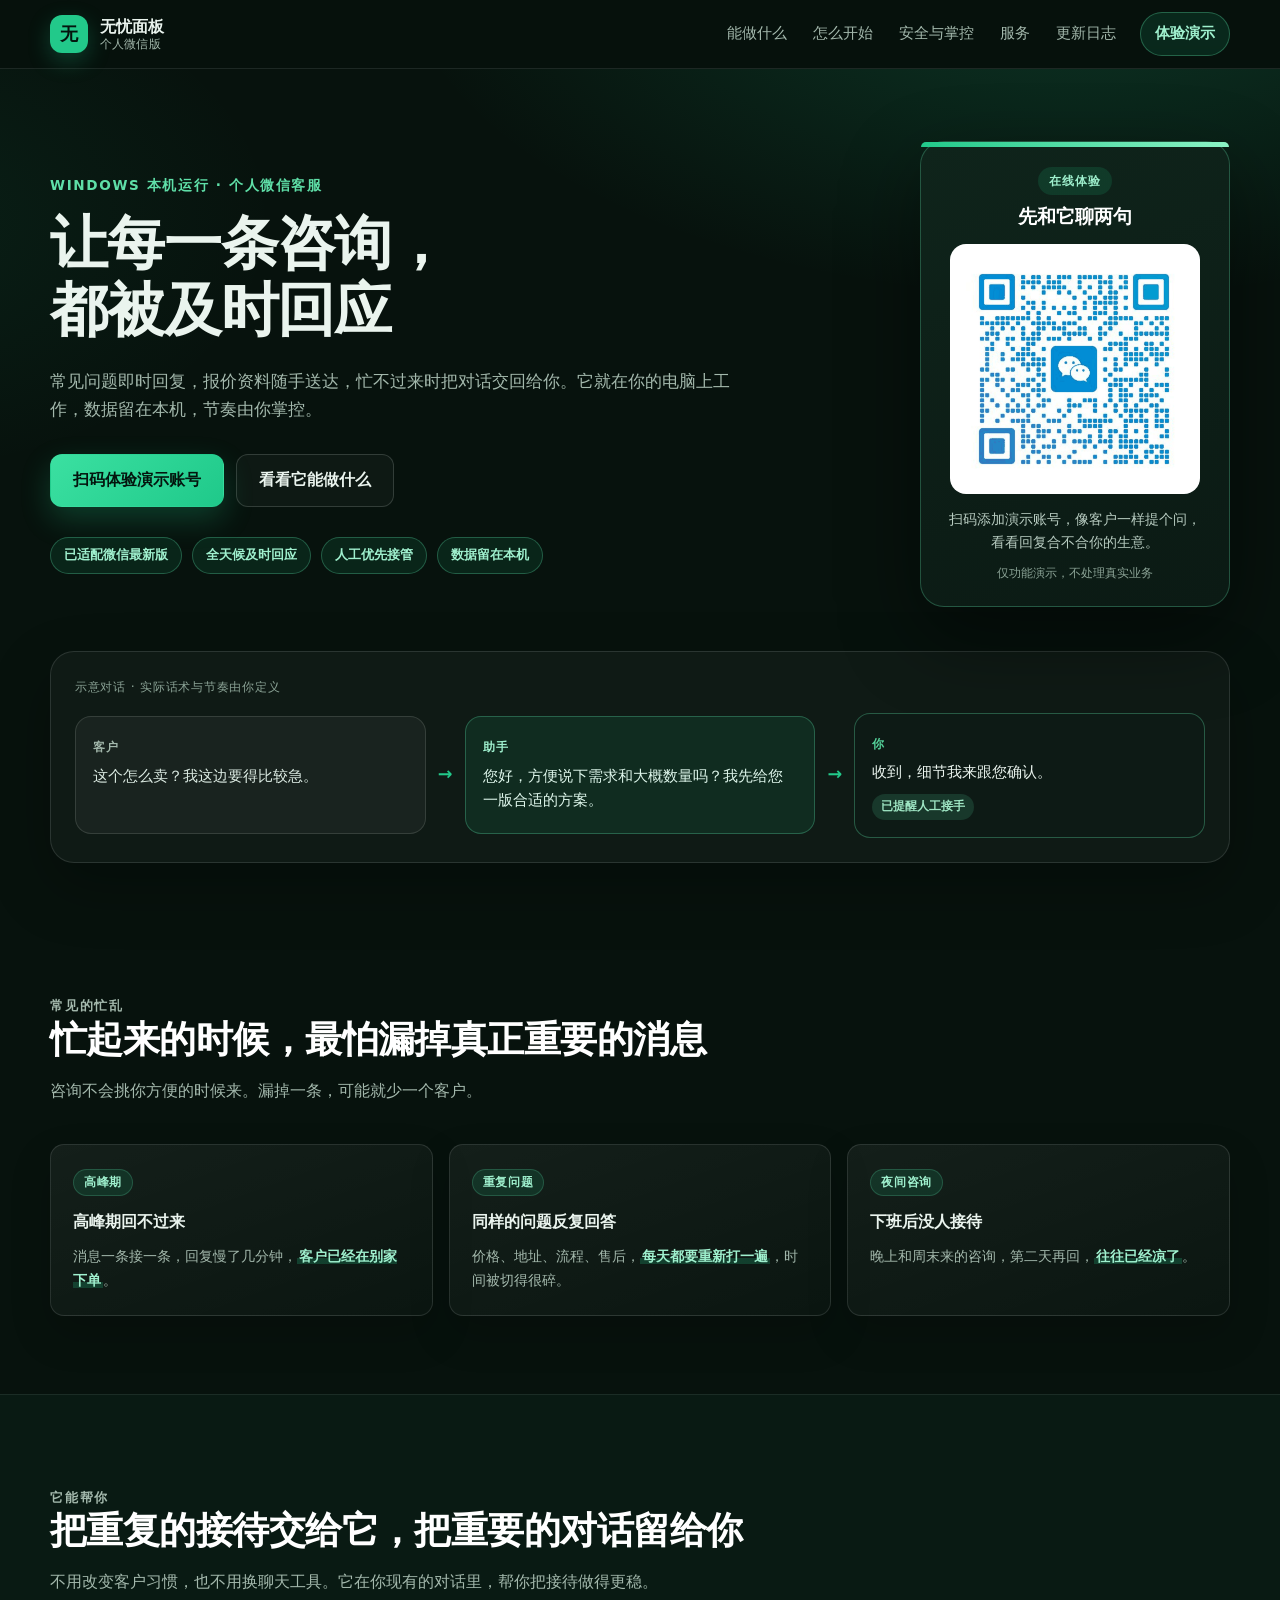
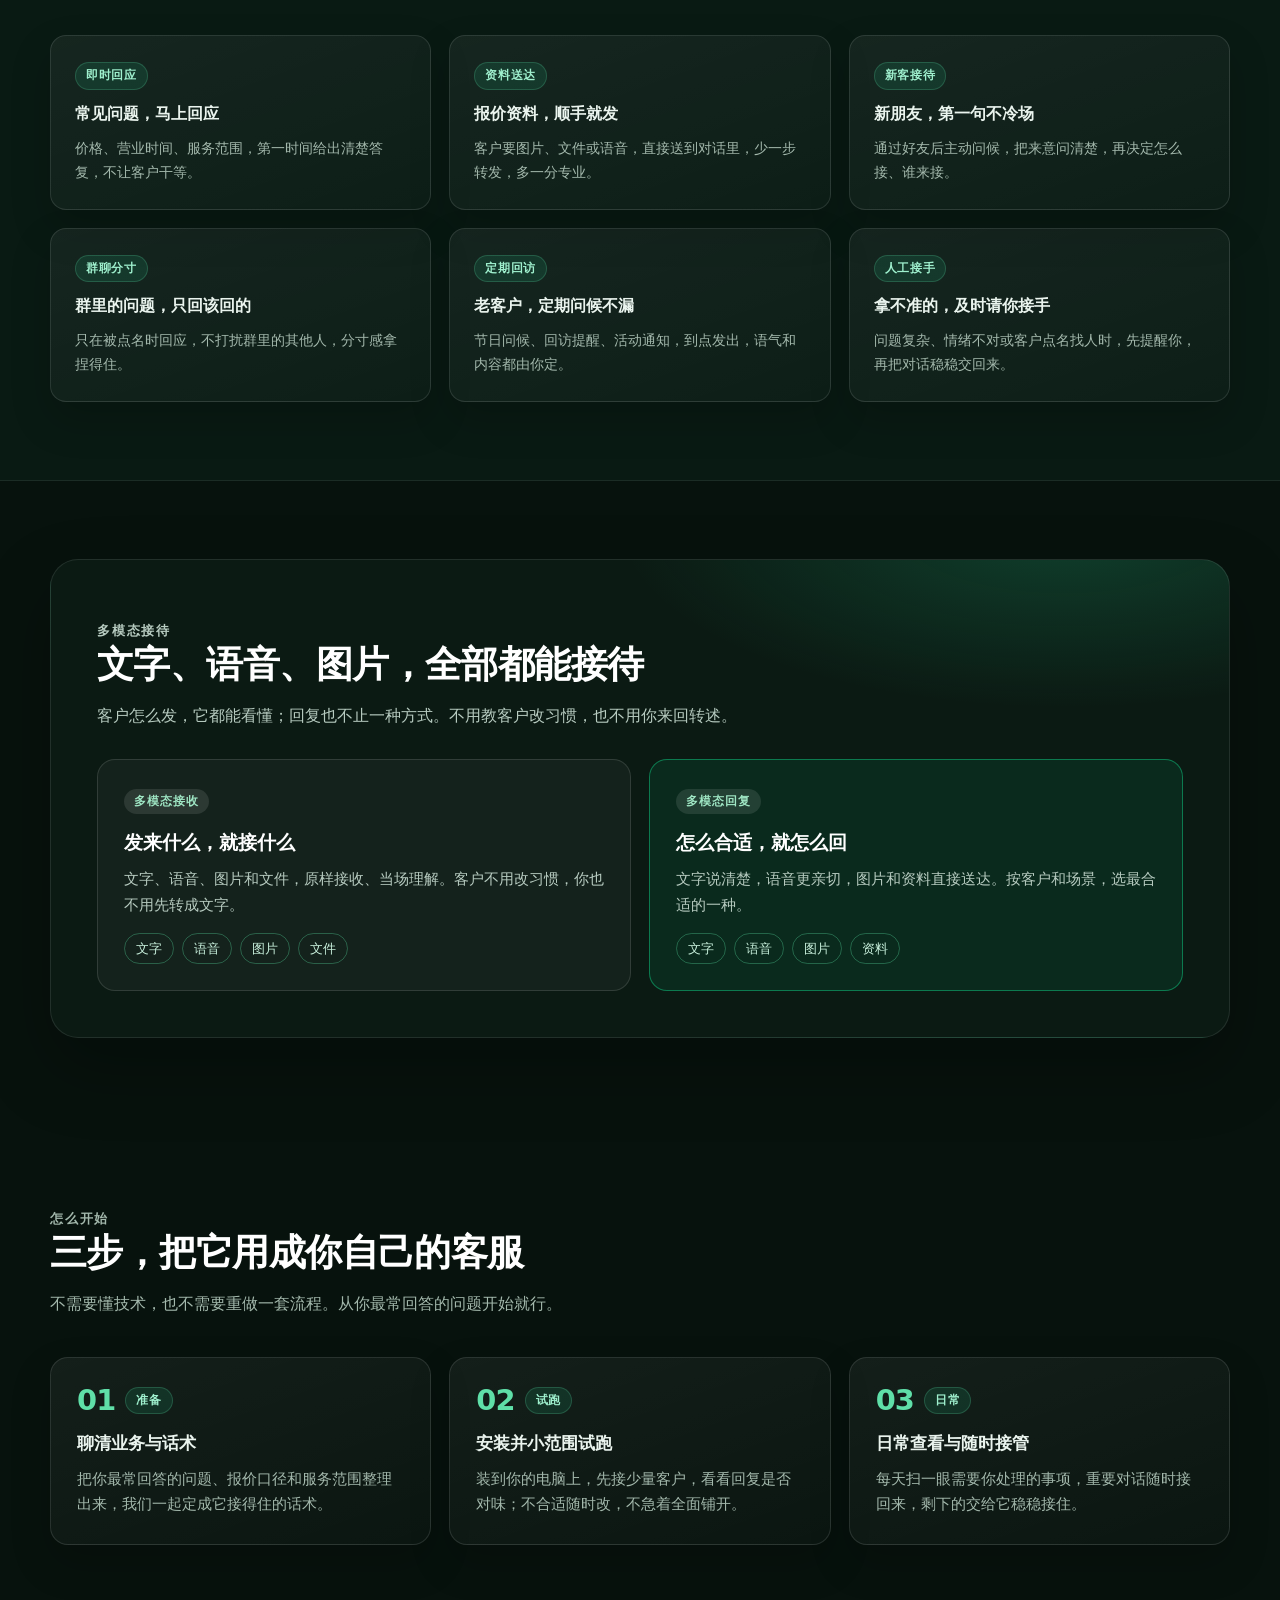
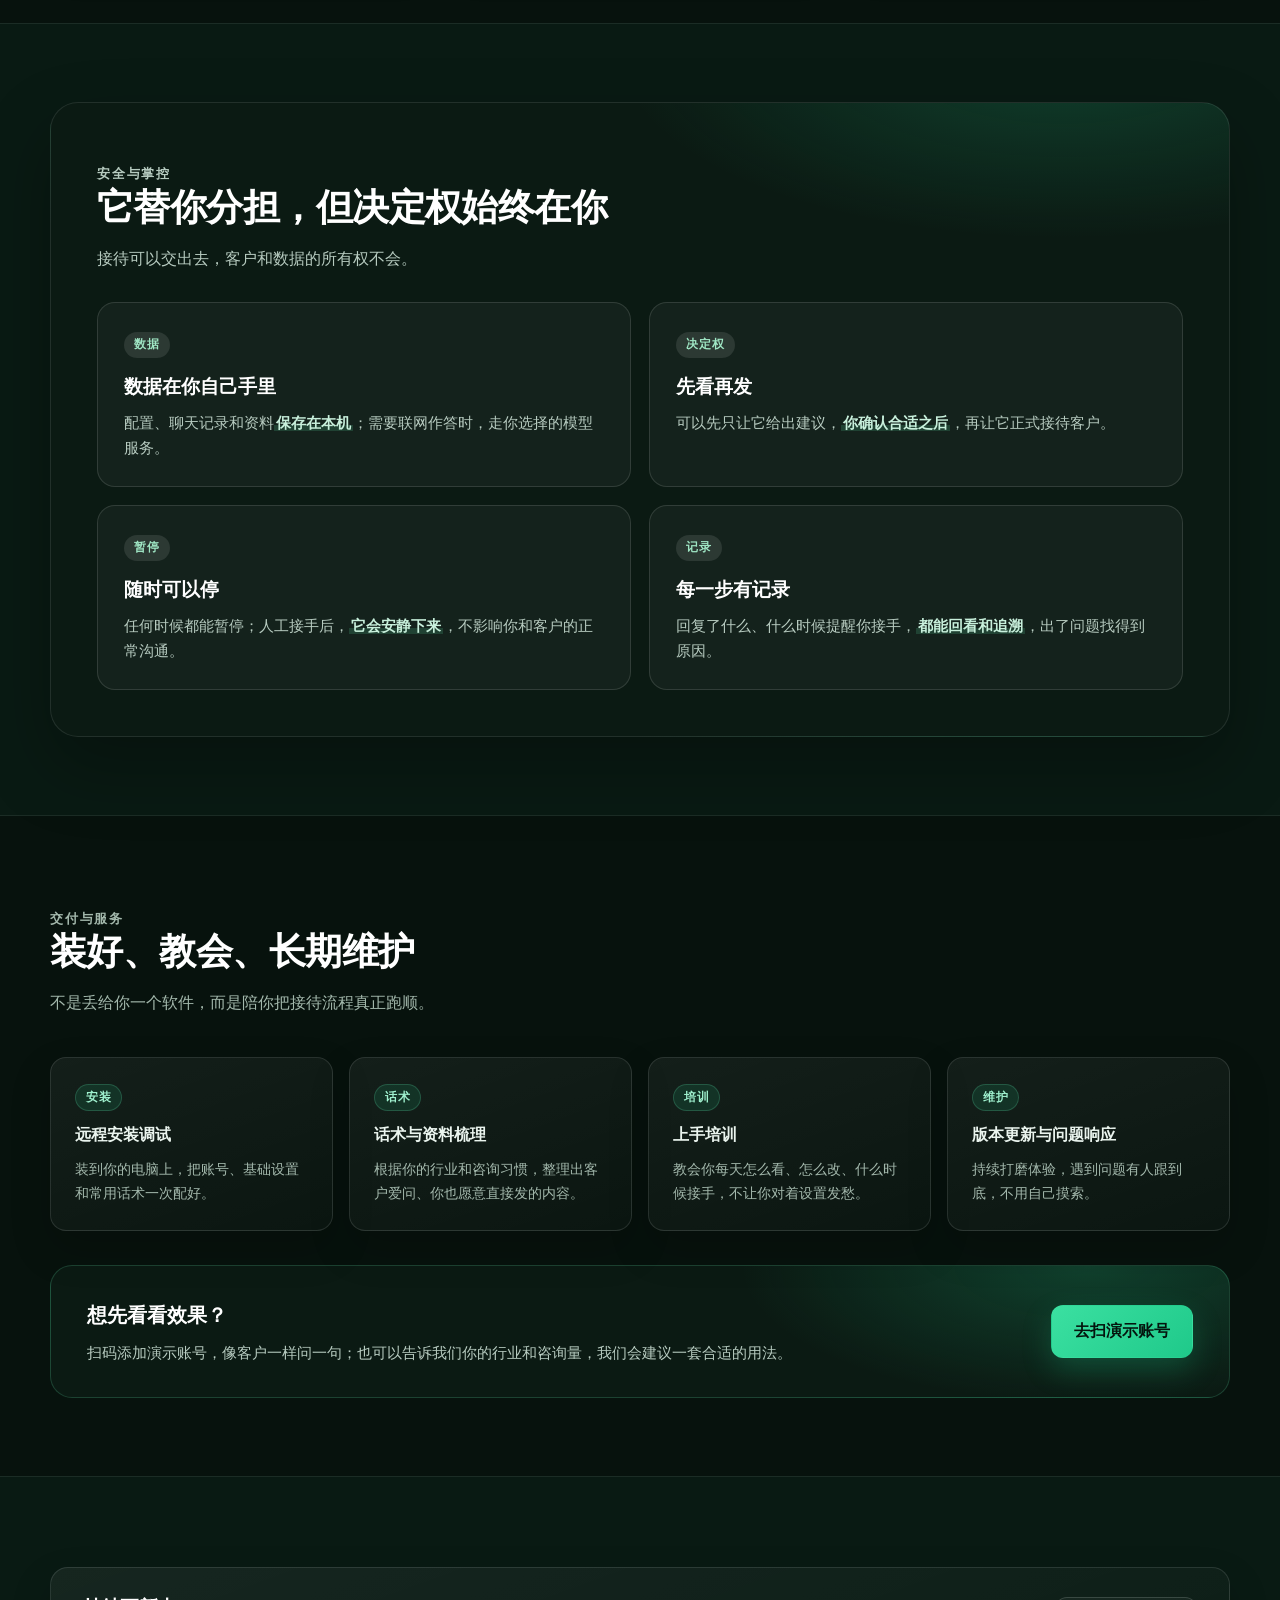
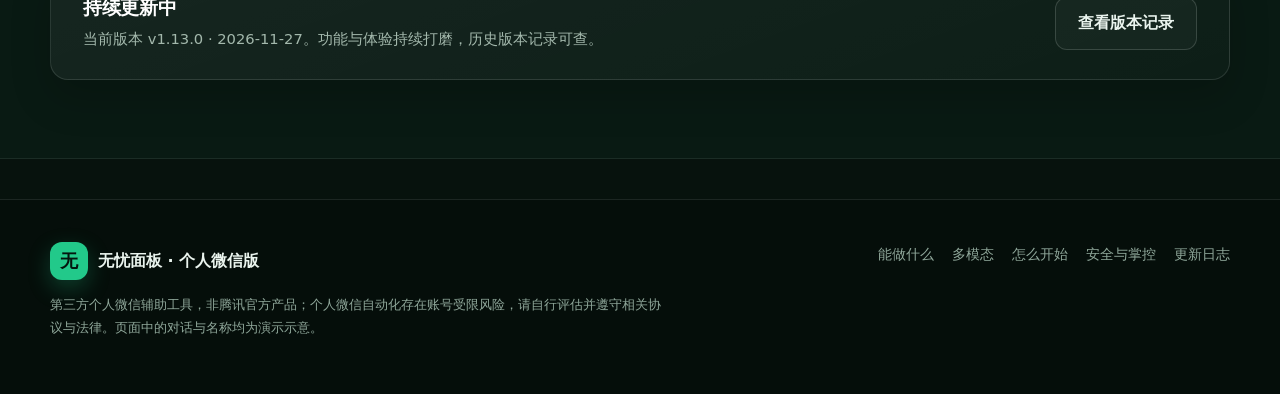
<file: index.html>
<!doctype html>
<html lang="zh-CN">
<head>
  <meta charset="utf-8">
  <meta name="viewport" content="width=device-width, initial-scale=1">
  <meta name="theme-color" content="#07120d">
  <title>无忧面板 · 让每一条咨询都被及时回应</title>
  <meta name="description" content="为个人微信客服打造的本机助手：已适配微信最新版，常见问题即时回复，报价资料随手送达，忙不过来时交回给你；数据留在本机，人工随时接管。">
  <meta name="keywords" content="客服助手, 个人微信客服, 自动回复, 客户接待, 多账号管理">
  <meta property="og:title" content="无忧面板 · 让每一条咨询都被及时回应">
  <meta property="og:description" content="已适配微信最新版；常见问题即时回复，报价资料随手送达，忙不过来时交回给你；数据留在本机，人工随时接管。">
  <meta property="og:type" content="website">
  <link rel="icon" href="assets/favicon.svg" type="image/svg+xml">
  <link rel="stylesheet" href="assets/styles.css">
</head>
<body>
  <header class="site-header">
    <div class="wrap header-inner">
      <a class="brand" href="index.html">
        <span class="brand-mark">无</span>
        <span class="brand-text">无忧面板<small>个人微信版</small></span>
      </a>
      <nav class="nav" aria-label="主导航">
        <a href="#capabilities">能做什么</a>
        <a href="#start">怎么开始</a>
        <a href="#trust">安全与掌控</a>
        <a href="#service">服务</a>
        <a href="changelog.html">更新日志</a>
        <a class="nav-cta" href="#demo">体验演示</a>
      </nav>
    </div>
  </header>

  <main>
    <section class="hero">
      <div class="wrap hero-inner">
        <div class="hero-copy">
          <p class="eyebrow">Windows 本机运行 · 个人微信客服</p>
          <h1>让每一条咨询，<br>都被及时回应</h1>
          <p class="lede">常见问题即时回复，报价资料随手送达，忙不过来时把对话交回给你。它就在你的电脑上工作，数据留在本机，节奏由你掌控。</p>
          <div class="hero-actions">
            <a class="btn btn-primary" href="#demo">扫码体验演示账号</a>
            <a class="btn btn-ghost" href="#capabilities">看看它能做什么</a>
          </div>
          <ul class="hero-points">
            <li>已适配微信最新版</li>
            <li>全天候及时回应</li>
            <li>人工优先接管</li>
            <li>数据留在本机</li>
          </ul>
        </div>
        <aside class="demo-card" id="demo" aria-labelledby="demo-title">
          <span class="demo-badge">在线体验</span>
          <h2 id="demo-title">先和它聊两句</h2>
          <a class="demo-qr" href="assets/demo-account-qr.png" target="_blank" rel="noopener" aria-label="打开演示账号二维码大图">
            <img src="assets/demo-account-qr.png" width="864" height="864" alt="演示账号二维码" loading="eager">
          </a>
          <p>扫码添加演示账号，像客户一样提个问，看看回复合不合你的生意。</p>
          <span class="demo-note">仅功能演示，不处理真实业务</span>
        </aside>
      </div>

      <div class="wrap chat-strip">
        <p class="chat-caption">示意对话 · 实际话术与节奏由你定义</p>
        <div class="chat-flow">
          <div class="chat-bubble customer">
            <span class="chat-who">客户</span>
            <p>这个怎么卖？我这边要得比较急。</p>
          </div>
          <span class="chat-arrow" aria-hidden="true">→</span>
          <div class="chat-bubble assistant">
            <span class="chat-who">助手</span>
            <p>您好，方便说下需求和大概数量吗？我先给您一版合适的方案。</p>
          </div>
          <span class="chat-arrow" aria-hidden="true">→</span>
          <div class="chat-bubble human">
            <span class="chat-who">你</span>
            <p>收到，细节我来跟您确认。</p>
            <span class="chat-flag">已提醒人工接手</span>
          </div>
        </div>
      </div>
    </section>

    <section class="section" id="pain">
      <div class="wrap">
        <div class="section-head">
          <p class="kicker">常见的忙乱</p>
          <h2>忙起来的时候，最怕漏掉真正重要的消息</h2>
          <p>咨询不会挑你方便的时候来。漏掉一条，可能就少一个客户。</p>
        </div>
        <div class="extras">
          <article class="extra-card">
            <span class="card-label">高峰期</span>
            <h3>高峰期回不过来</h3>
            <p>消息一条接一条，回复慢了几分钟，<span class="hl">客户已经在别家下单</span>。</p>
          </article>
          <article class="extra-card">
            <span class="card-label">重复问题</span>
            <h3>同样的问题反复回答</h3>
            <p>价格、地址、流程、售后，<span class="hl">每天都要重新打一遍</span>，时间被切得很碎。</p>
          </article>
          <article class="extra-card">
            <span class="card-label">夜间咨询</span>
            <h3>下班后没人接待</h3>
            <p>晚上和周末来的咨询，第二天再回，<span class="hl">往往已经凉了</span>。</p>
          </article>
        </div>
      </div>
    </section>

    <section class="section section-alt" id="capabilities">
      <div class="wrap">
        <div class="section-head">
          <p class="kicker">它能帮你</p>
          <h2>把重复的接待交给它，把重要的对话留给你</h2>
          <p>不用改变客户习惯，也不用换聊天工具。它在你现有的对话里，帮你把接待做得更稳。</p>
        </div>
        <div class="cap-grid">
          <article class="principle">
            <span class="card-label">即时回应</span>
            <h3>常见问题，马上回应</h3>
            <p>价格、营业时间、服务范围，第一时间给出清楚答复，不让客户干等。</p>
          </article>
          <article class="principle">
            <span class="card-label">资料送达</span>
            <h3>报价资料，顺手就发</h3>
            <p>客户要图片、文件或语音，直接送到对话里，少一步转发，多一分专业。</p>
          </article>
          <article class="principle">
            <span class="card-label">新客接待</span>
            <h3>新朋友，第一句不冷场</h3>
            <p>通过好友后主动问候，把来意问清楚，再决定怎么接、谁来接。</p>
          </article>
          <article class="principle">
            <span class="card-label">群聊分寸</span>
            <h3>群里的问题，只回该回的</h3>
            <p>只在被点名时回应，不打扰群里的其他人，分寸感拿捏得住。</p>
          </article>
          <article class="principle">
            <span class="card-label">定期回访</span>
            <h3>老客户，定期问候不漏</h3>
            <p>节日问候、回访提醒、活动通知，到点发出，语气和内容都由你定。</p>
          </article>
          <article class="principle">
            <span class="card-label">人工接手</span>
            <h3>拿不准的，及时请你接手</h3>
            <p>问题复杂、情绪不对或客户点名找人时，先提醒你，再把对话稳稳交回来。</p>
          </article>
        </div>
      </div>
    </section>

    <section class="section" id="multimodal">
      <div class="wrap">
        <div class="dark-panel">
          <div class="section-head">
            <p class="kicker">多模态接待</p>
            <h2>文字、语音、图片，全部都能接待</h2>
            <p>客户怎么发，它都能看懂；回复也不止一种方式。不用教客户改习惯，也不用你来回转述。</p>
          </div>
          <div class="dark-grid">
            <article class="dark-card">
              <span class="dark-label">多模态接收</span>
              <h3>发来什么，就接什么</h3>
              <p>文字、语音、图片和文件，原样接收、当场理解。客户不用改习惯，你也不用先转成文字。</p>
              <ul class="dark-chips">
                <li>文字</li>
                <li>语音</li>
                <li>图片</li>
                <li>文件</li>
              </ul>
            </article>
            <article class="dark-card accent">
              <span class="dark-label">多模态回复</span>
              <h3>怎么合适，就怎么回</h3>
              <p>文字说清楚，语音更亲切，图片和资料直接送达。按客户和场景，选最合适的一种。</p>
              <ul class="dark-chips">
                <li>文字</li>
                <li>语音</li>
                <li>图片</li>
                <li>资料</li>
              </ul>
            </article>
          </div>
        </div>
      </div>
    </section>

    <section class="section" id="start">
      <div class="wrap">
        <div class="section-head">
          <p class="kicker">怎么开始</p>
          <h2>三步，把它用成你自己的客服</h2>
          <p>不需要懂技术，也不需要重做一套流程。从你最常回答的问题开始就行。</p>
        </div>
        <div class="steps">
          <article class="step-card">
            <div class="step-top"><span class="step-no">01</span><span class="card-label">准备</span></div>
            <h3>聊清业务与话术</h3>
            <p>把你最常回答的问题、报价口径和服务范围整理出来，我们一起定成它接得住的话术。</p>
          </article>
          <article class="step-card">
            <div class="step-top"><span class="step-no">02</span><span class="card-label">试跑</span></div>
            <h3>安装并小范围试跑</h3>
            <p>装到你的电脑上，先接少量客户，看看回复是否对味；不合适随时改，不急着全面铺开。</p>
          </article>
          <article class="step-card">
            <div class="step-top"><span class="step-no">03</span><span class="card-label">日常</span></div>
            <h3>日常查看与随时接管</h3>
            <p>每天扫一眼需要你处理的事项，重要对话随时接回来，剩下的交给它稳稳接住。</p>
          </article>
        </div>
      </div>
    </section>

    <section class="section section-alt" id="trust">
      <div class="wrap">
        <div class="dark-panel">
          <div class="section-head">
            <p class="kicker">安全与掌控</p>
            <h2>它替你分担，但决定权始终在你</h2>
            <p>接待可以交出去，客户和数据的所有权不会。</p>
          </div>
          <div class="dark-grid">
            <article class="dark-card">
              <span class="dark-label">数据</span>
              <h3>数据在你自己手里</h3>
              <p>配置、聊天记录和资料<span class="hl">保存在本机</span>；需要联网作答时，走你选择的模型服务。</p>
            </article>
            <article class="dark-card">
              <span class="dark-label">决定权</span>
              <h3>先看再发</h3>
              <p>可以先只让它给出建议，<span class="hl">你确认合适之后</span>，再让它正式接待客户。</p>
            </article>
            <article class="dark-card">
              <span class="dark-label">暂停</span>
              <h3>随时可以停</h3>
              <p>任何时候都能暂停；人工接手后，<span class="hl">它会安静下来</span>，不影响你和客户的正常沟通。</p>
            </article>
            <article class="dark-card">
              <span class="dark-label">记录</span>
              <h3>每一步有记录</h3>
              <p>回复了什么、什么时候提醒你接手，<span class="hl">都能回看和追溯</span>，出了问题找得到原因。</p>
            </article>
          </div>
        </div>
      </div>
    </section>

    <section class="section" id="service">
      <div class="wrap">
        <div class="section-head">
          <p class="kicker">交付与服务</p>
          <h2>装好、教会、长期维护</h2>
          <p>不是丢给你一个软件，而是陪你把接待流程真正跑顺。</p>
        </div>
        <div class="principles">
          <article class="principle">
            <span class="card-label">安装</span>
            <h3>远程安装调试</h3>
            <p>装到你的电脑上，把账号、基础设置和常用话术一次配好。</p>
          </article>
          <article class="principle">
            <span class="card-label">话术</span>
            <h3>话术与资料梳理</h3>
            <p>根据你的行业和咨询习惯，整理出客户爱问、你也愿意直接发的内容。</p>
          </article>
          <article class="principle">
            <span class="card-label">培训</span>
            <h3>上手培训</h3>
            <p>教会你每天怎么看、怎么改、什么时候接手，不让你对着设置发愁。</p>
          </article>
          <article class="principle">
            <span class="card-label">维护</span>
            <h3>版本更新与问题响应</h3>
            <p>持续打磨体验，遇到问题有人跟到底，不用自己摸索。</p>
          </article>
        </div>
        <div class="service-cta">
          <div>
            <h3>想先看看效果？</h3>
            <p>扫码添加演示账号，像客户一样问一句；也可以告诉我们你的行业和咨询量，我们会建议一套合适的用法。</p>
          </div>
          <a class="btn btn-primary" href="#demo">去扫演示账号</a>
        </div>
      </div>
    </section>

    <section class="section section-alt" id="versions">
      <div class="wrap">
        <div class="latest">
          <div>
            <h2>持续更新中</h2>
            <p>当前版本 v1.13.0 · 2026-11-27。功能与体验持续打磨，历史版本记录可查。</p>
          </div>
          <a class="btn btn-ghost" href="changelog.html">查看版本记录</a>
        </div>
      </div>
    </section>
  </main>

  <footer class="site-footer">
    <div class="wrap footer-inner">
      <div>
        <div class="footer-brand"><span class="brand-mark">无</span>无忧面板 · 个人微信版</div>
        <p class="footer-note">第三方个人微信辅助工具，非腾讯官方产品；个人微信自动化存在账号受限风险，请自行评估并遵守相关协议与法律。页面中的对话与名称均为演示示意。</p>
      </div>
      <div class="footer-links">
        <a href="#capabilities">能做什么</a>
        <a href="#multimodal">多模态</a>
        <a href="#start">怎么开始</a>
        <a href="#trust">安全与掌控</a>
        <a href="changelog.html">更新日志</a>
      </div>
    </div>
  </footer>
</body>
</html>
</file>
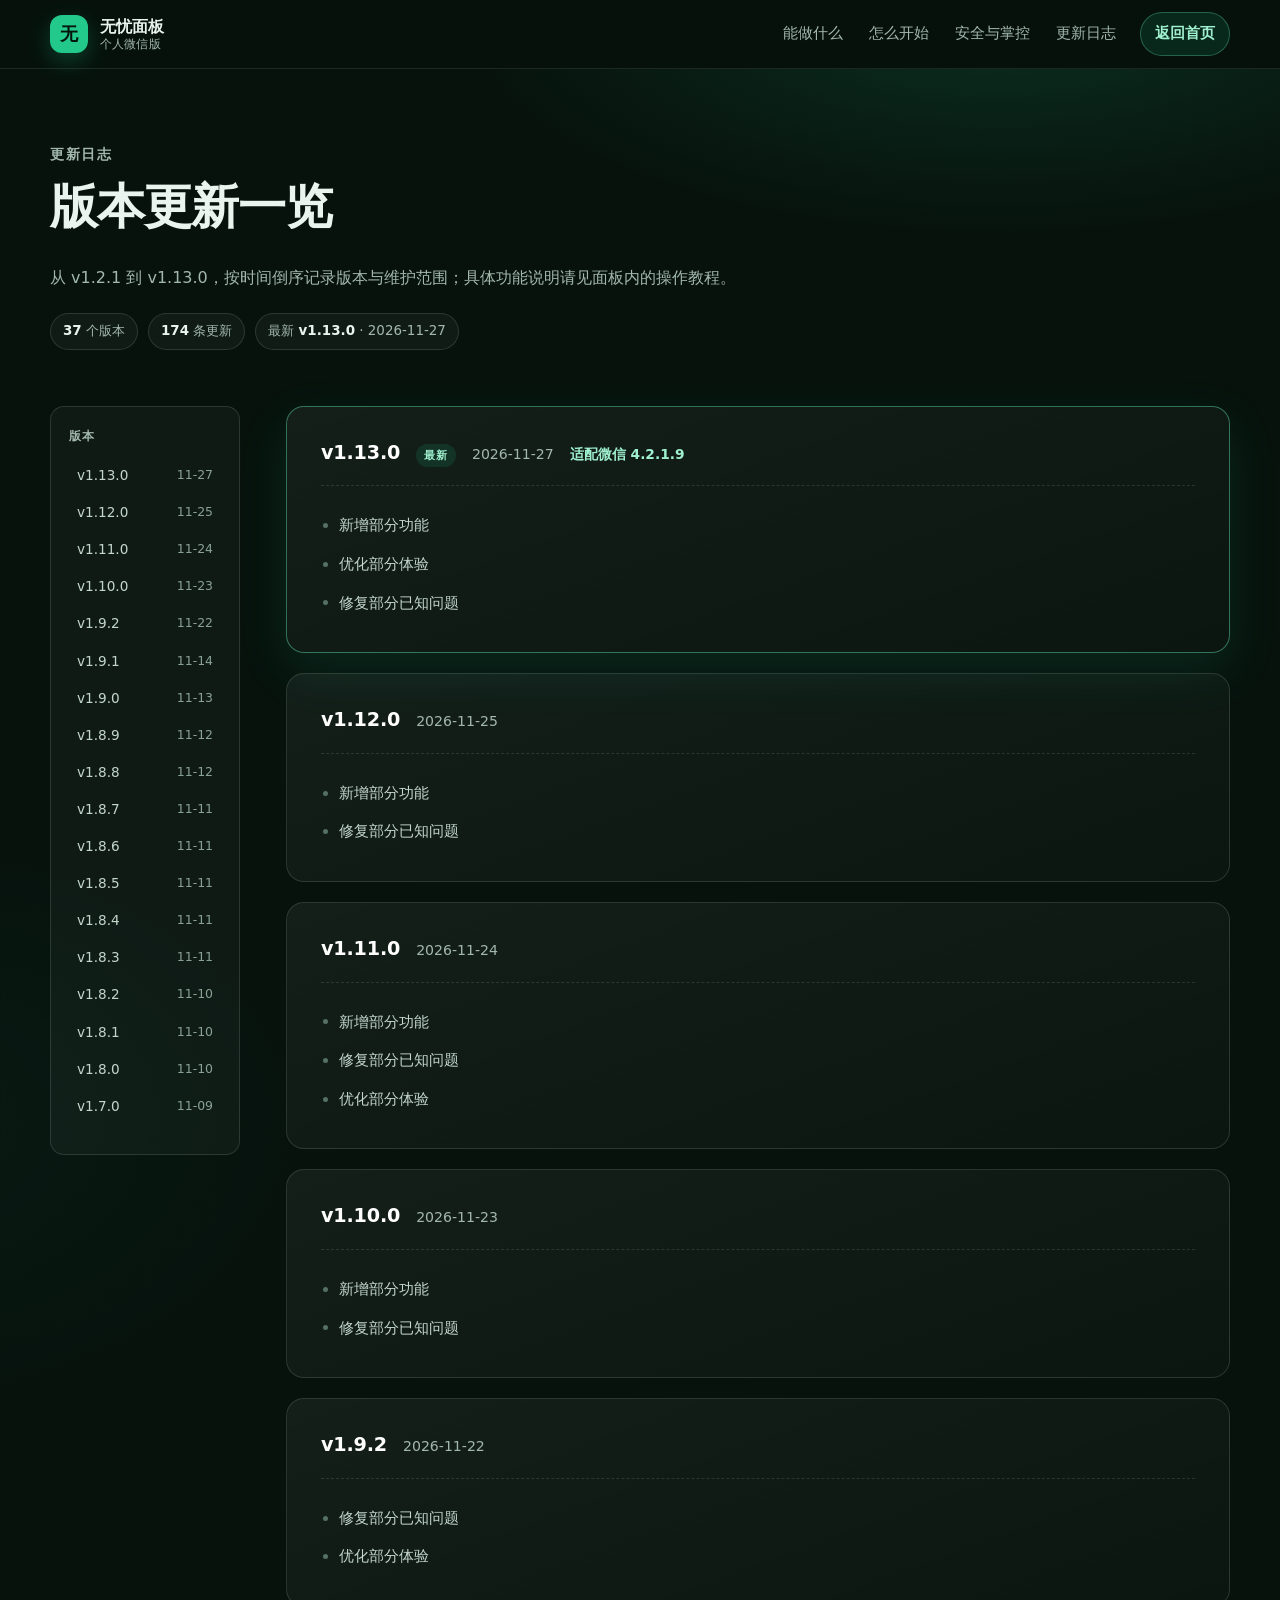
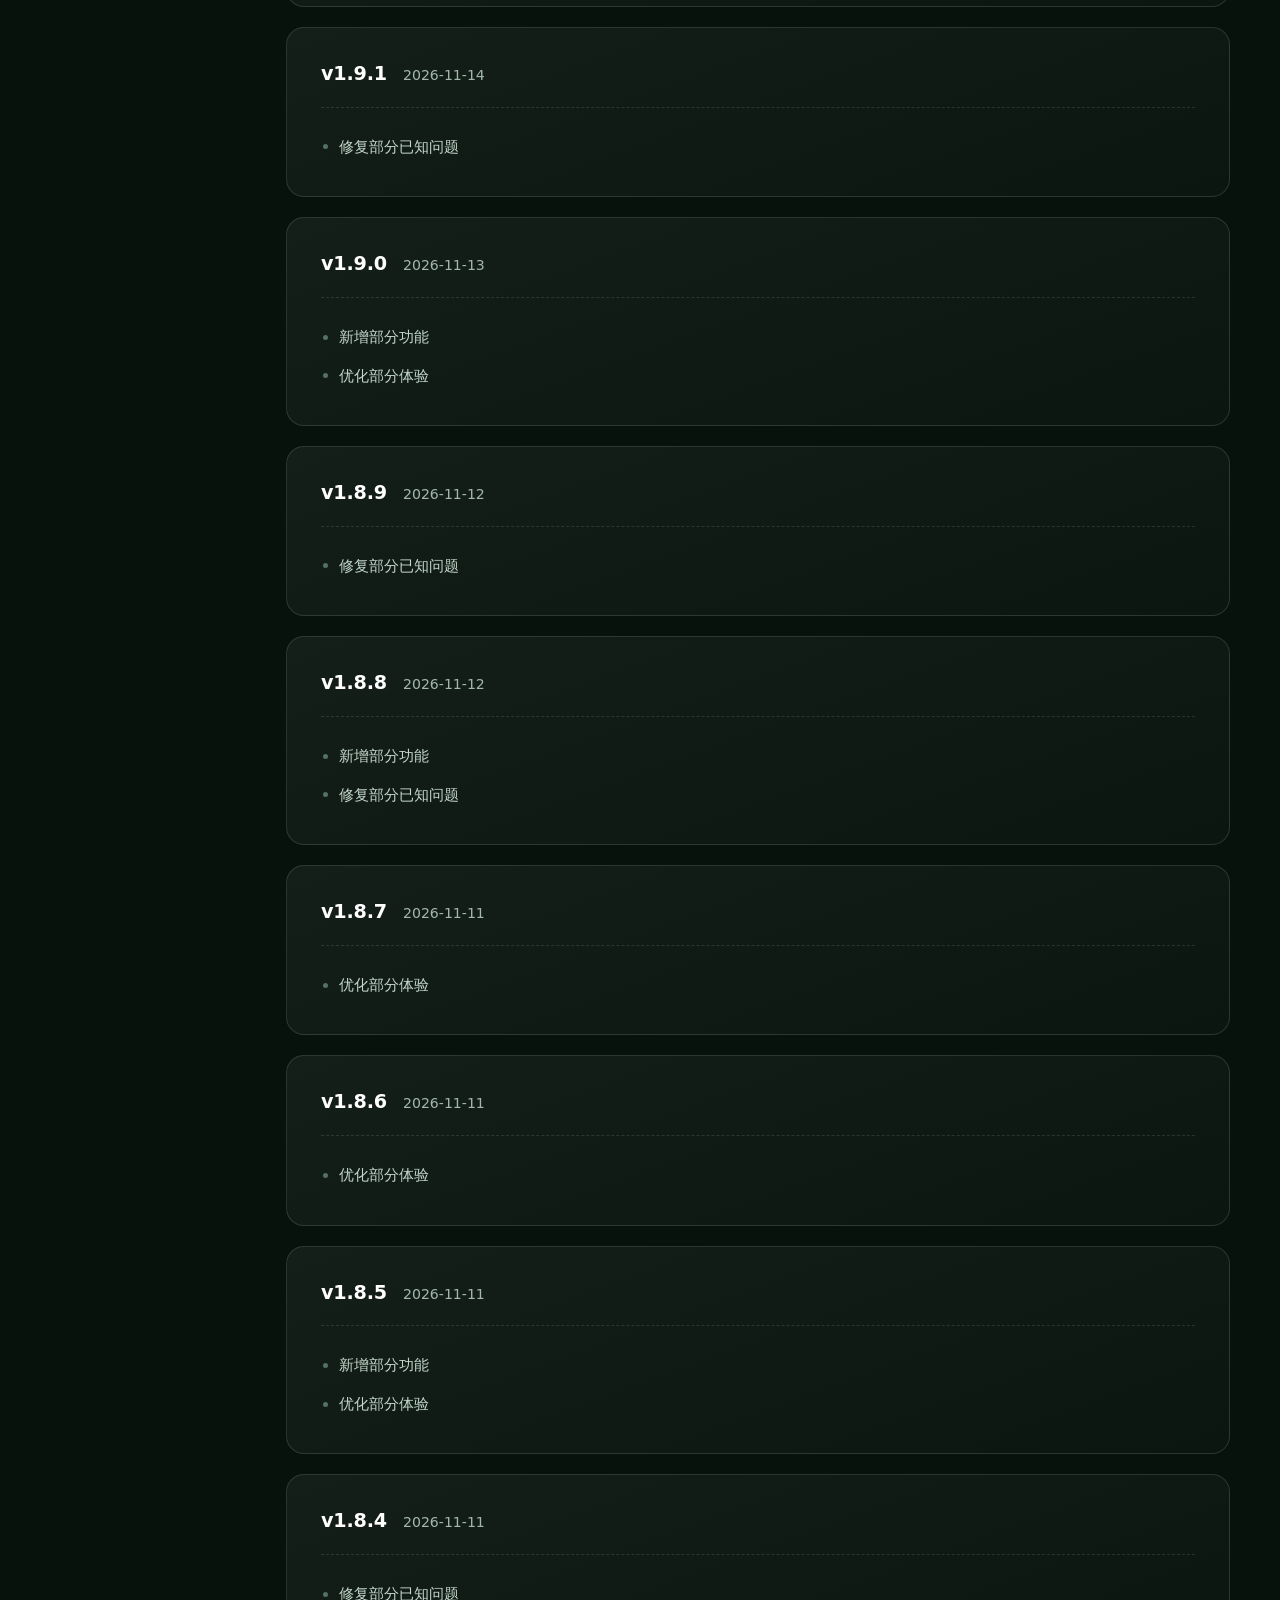
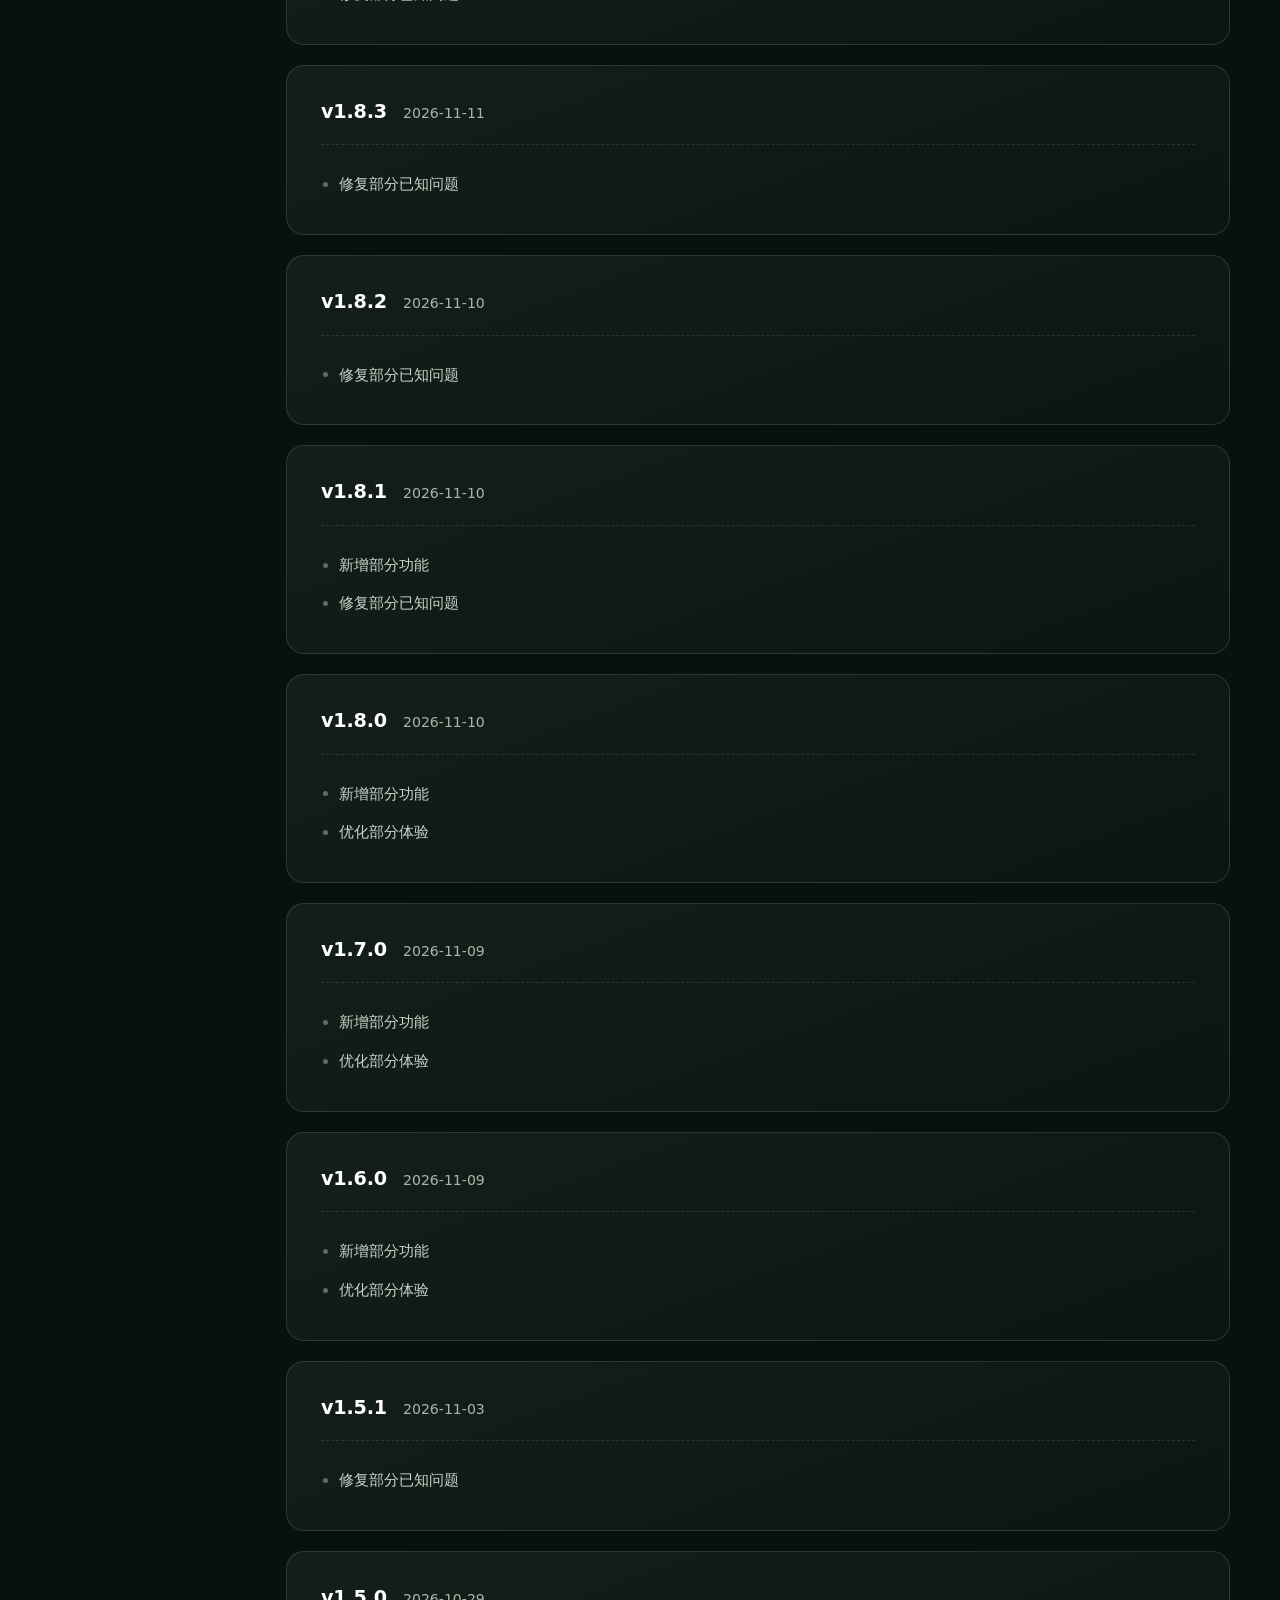
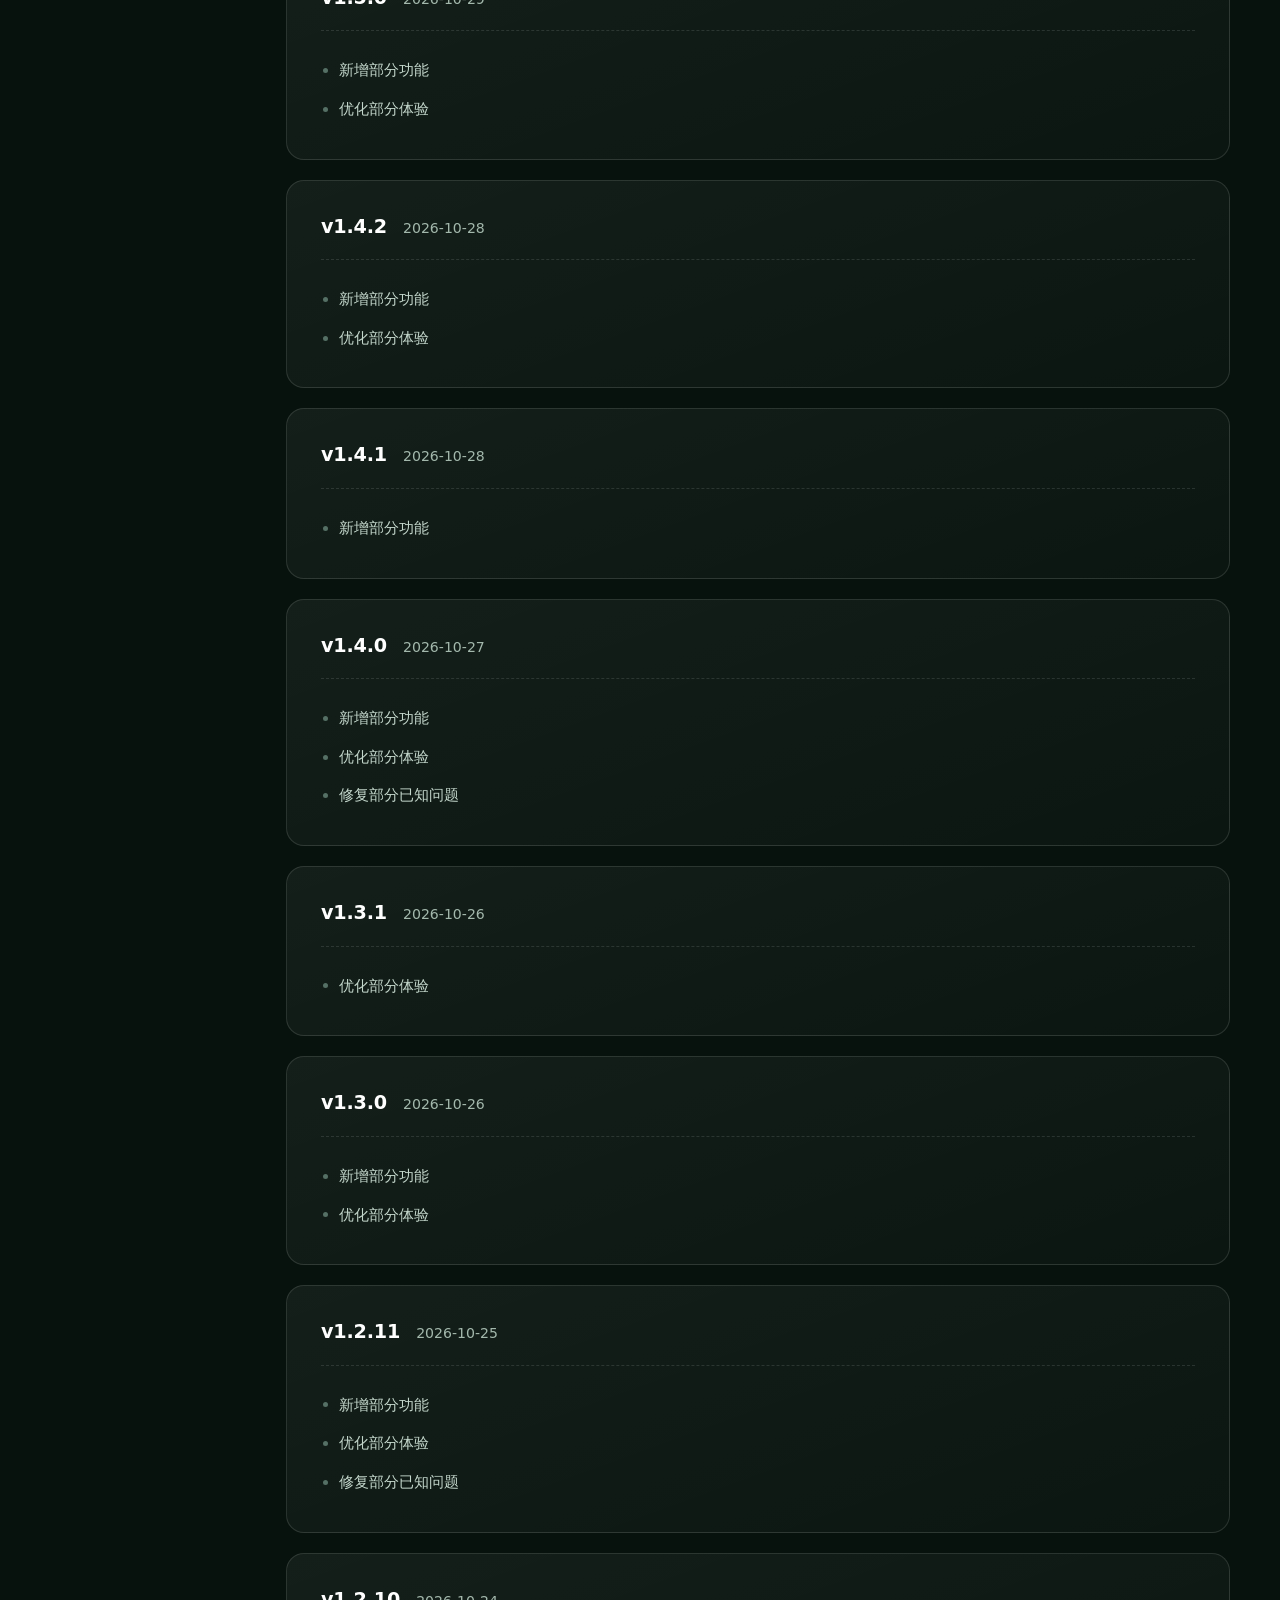
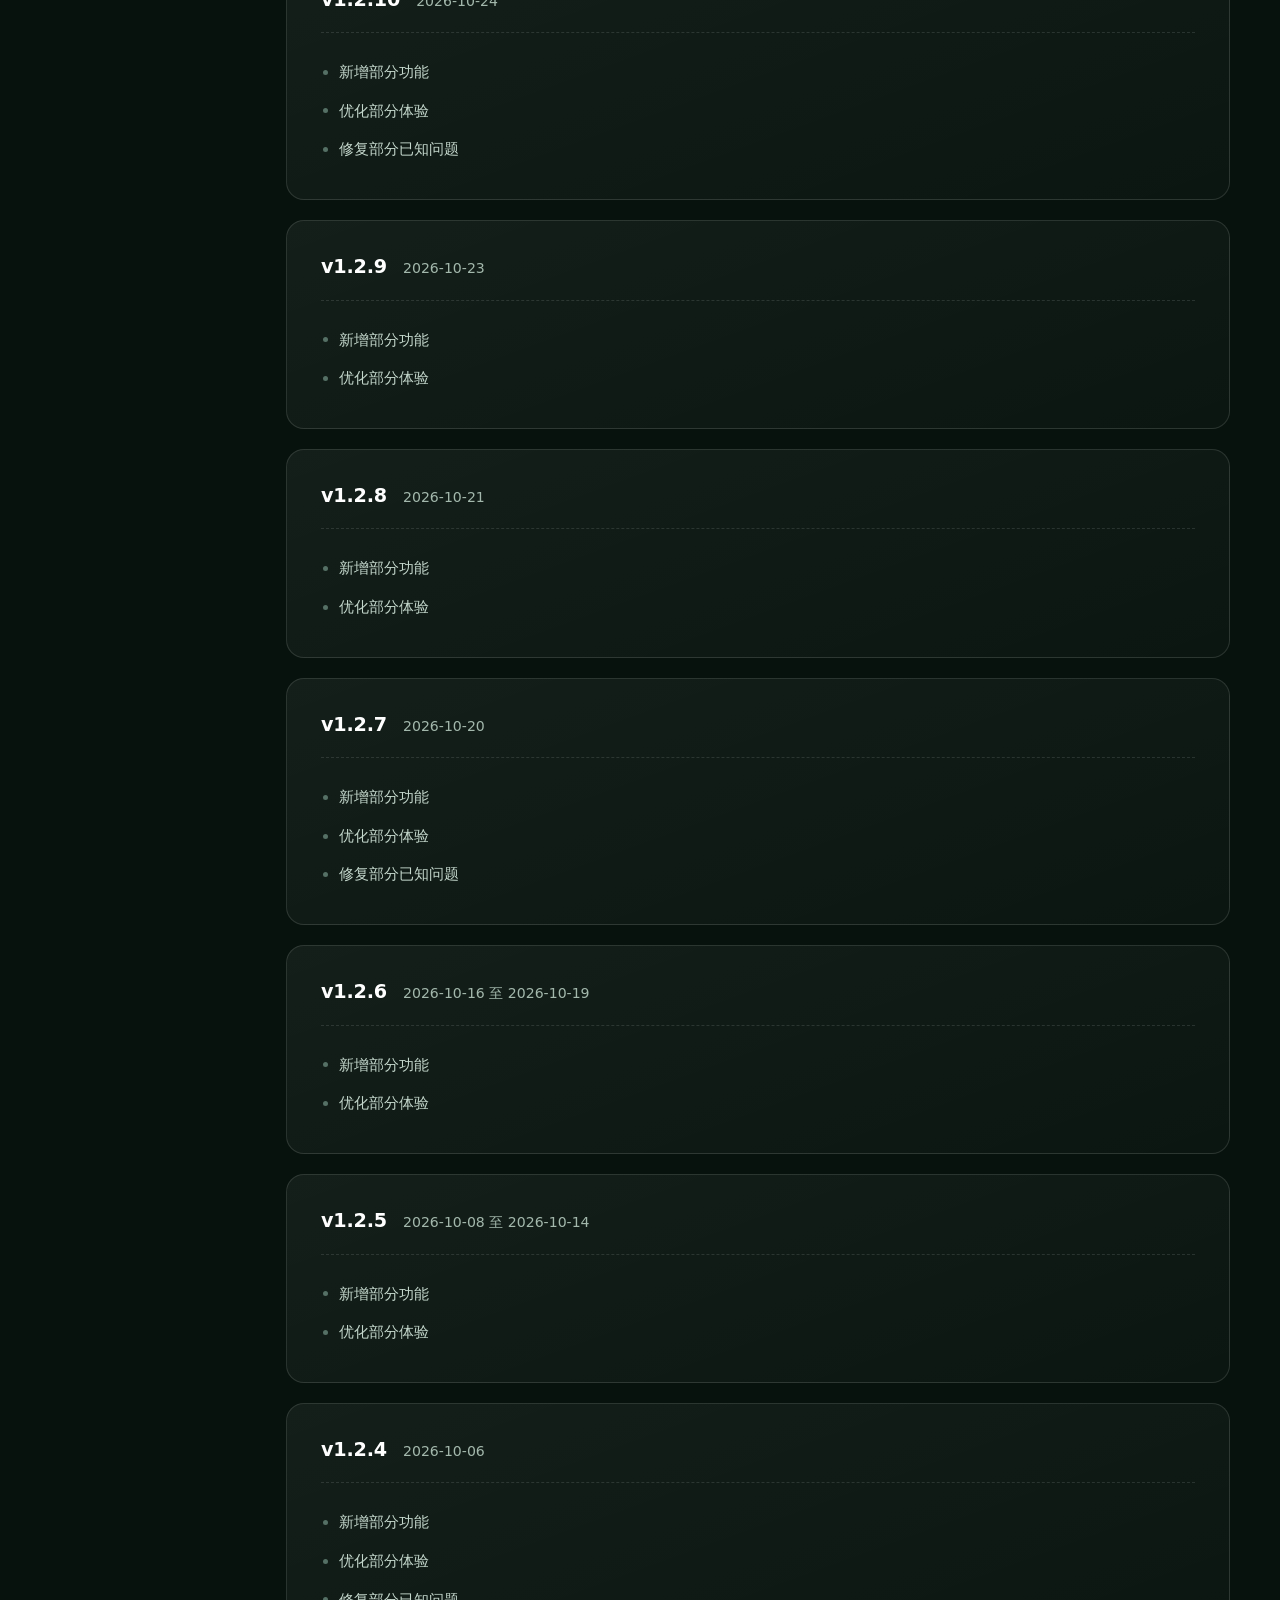
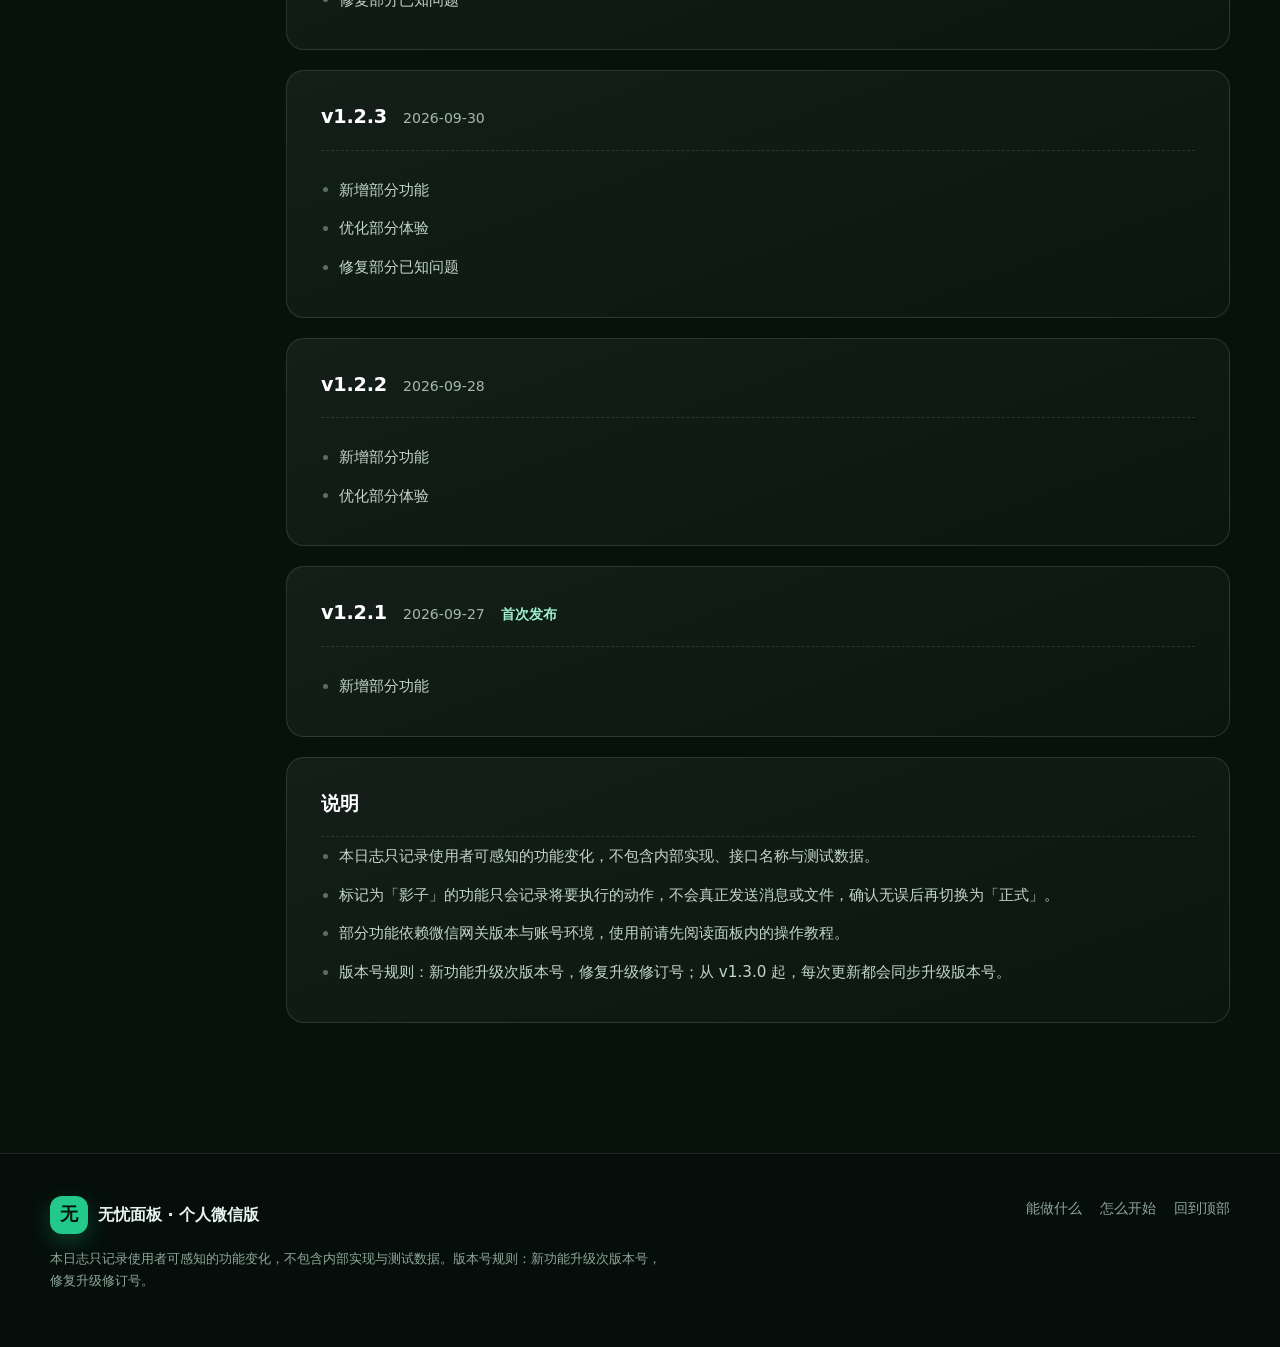
<file: changelog.html>
<!doctype html>
<html lang="zh-CN">
<head>
  <meta charset="utf-8">
  <meta name="viewport" content="width=device-width, initial-scale=1">
  <meta name="theme-color" content="#07120d">
  <title>更新日志 · 无忧面板</title>
  <meta name="description" content="无忧面板个人微信版更新日志：从 v1.2.1 到 v1.13.0，共 37 个版本、174 条使用者可感知的功能变化。">
  <meta property="og:title" content="更新日志 · 无忧面板">
  <meta property="og:description" content="从 v1.2.1 到 v1.13.0，共 37 个版本、174 条功能变化。">
  <meta property="og:type" content="website">
  <link rel="icon" href="assets/favicon.svg" type="image/svg+xml">
  <link rel="stylesheet" href="assets/styles.css">
</head>
<body id="top">
  <header class="site-header">
    <div class="wrap header-inner">
      <a class="brand" href="index.html">
        <span class="brand-mark">无</span>
        <span class="brand-text">无忧面板<small>个人微信版</small></span>
      </a>
      <nav class="nav" aria-label="主导航">
        <a href="index.html#capabilities">能做什么</a>
        <a href="index.html#start">怎么开始</a>
        <a href="index.html#trust">安全与掌控</a>
        <a href="changelog.html">更新日志</a>
        <a class="nav-cta" href="index.html">返回首页</a>
      </nav>
    </div>
  </header>

  <main>
    <section class="page-hero">
      <div class="wrap">
        <p class="eyebrow">更新日志</p>
        <h1>版本更新一览</h1>
        <p>从 v1.2.1 到 v1.13.0，按时间倒序记录版本与维护范围；具体功能说明请见面板内的操作教程。</p>
        <div class="log-stats">
          <span><strong>37</strong> 个版本</span>
          <span><strong>174</strong> 条更新</span>
          <span>最新 <strong>v1.13.0</strong> · 2026-11-27</span>
        </div>
      </div>
    </section>

    <div class="wrap log-layout">
      <aside class="log-toc" aria-label="版本目录">
        <h2>版本</h2>
        <ol><li><a href="#v1-13-0"><span>v1.13.0</span><span class="toc-date">11-27</span></a></li><li><a href="#v1-12-0"><span>v1.12.0</span><span class="toc-date">11-25</span></a></li><li><a href="#v1-11-0"><span>v1.11.0</span><span class="toc-date">11-24</span></a></li><li><a href="#v1-10-0"><span>v1.10.0</span><span class="toc-date">11-23</span></a></li><li><a href="#v1-9-2"><span>v1.9.2</span><span class="toc-date">11-22</span></a></li><li><a href="#v1-9-1"><span>v1.9.1</span><span class="toc-date">11-14</span></a></li><li><a href="#v1-9-0"><span>v1.9.0</span><span class="toc-date">11-13</span></a></li><li><a href="#v1-8-9"><span>v1.8.9</span><span class="toc-date">11-12</span></a></li><li><a href="#v1-8-8"><span>v1.8.8</span><span class="toc-date">11-12</span></a></li><li><a href="#v1-8-7"><span>v1.8.7</span><span class="toc-date">11-11</span></a></li><li><a href="#v1-8-6"><span>v1.8.6</span><span class="toc-date">11-11</span></a></li><li><a href="#v1-8-5"><span>v1.8.5</span><span class="toc-date">11-11</span></a></li><li><a href="#v1-8-4"><span>v1.8.4</span><span class="toc-date">11-11</span></a></li><li><a href="#v1-8-3"><span>v1.8.3</span><span class="toc-date">11-11</span></a></li><li><a href="#v1-8-2"><span>v1.8.2</span><span class="toc-date">11-10</span></a></li><li><a href="#v1-8-1"><span>v1.8.1</span><span class="toc-date">11-10</span></a></li><li><a href="#v1-8-0"><span>v1.8.0</span><span class="toc-date">11-10</span></a></li><li><a href="#v1-7-0"><span>v1.7.0</span><span class="toc-date">11-09</span></a></li><li><a href="#v1-6-0"><span>v1.6.0</span><span class="toc-date">11-09</span></a></li><li><a href="#v1-5-1"><span>v1.5.1</span><span class="toc-date">11-03</span></a></li><li><a href="#v1-5-0"><span>v1.5.0</span><span class="toc-date">10-29</span></a></li><li><a href="#v1-4-2"><span>v1.4.2</span><span class="toc-date">10-28</span></a></li><li><a href="#v1-4-1"><span>v1.4.1</span><span class="toc-date">10-28</span></a></li><li><a href="#v1-4-0"><span>v1.4.0</span><span class="toc-date">10-27</span></a></li><li><a href="#v1-3-1"><span>v1.3.1</span><span class="toc-date">10-26</span></a></li><li><a href="#v1-3-0"><span>v1.3.0</span><span class="toc-date">10-26</span></a></li><li><a href="#v1-2-11"><span>v1.2.11</span><span class="toc-date">10-25</span></a></li><li><a href="#v1-2-10"><span>v1.2.10</span><span class="toc-date">10-24</span></a></li><li><a href="#v1-2-9"><span>v1.2.9</span><span class="toc-date">10-23</span></a></li><li><a href="#v1-2-8"><span>v1.2.8</span><span class="toc-date">10-21</span></a></li><li><a href="#v1-2-7"><span>v1.2.7</span><span class="toc-date">10-20</span></a></li><li><a href="#v1-2-6"><span>v1.2.6</span><span class="toc-date">10-19</span></a></li><li><a href="#v1-2-5"><span>v1.2.5</span><span class="toc-date">10-14</span></a></li><li><a href="#v1-2-4"><span>v1.2.4</span><span class="toc-date">10-06</span></a></li><li><a href="#v1-2-3"><span>v1.2.3</span><span class="toc-date">09-30</span></a></li><li><a href="#v1-2-2"><span>v1.2.2</span><span class="toc-date">09-28</span></a></li><li><a href="#v1-2-1"><span>v1.2.1</span><span class="toc-date">09-27</span></a></li></ol>
      </aside>
      <div class="log-list-wrap">
        <article class="ver-card is-latest" id="v1-13-0"><header class="ver-head"><span class="ver-badge">v1.13.0</span><span class="ver-new">最新</span><span class="ver-date">2026-11-27</span><span class="ver-note">适配微信 4.2.1.9</span></header><div class="log-group"><ul class="log-list"><li>新增部分功能</li><li>优化部分体验</li><li>修复部分已知问题</li></ul></div></article><article class="ver-card" id="v1-12-0"><header class="ver-head"><span class="ver-badge">v1.12.0</span><span class="ver-date">2026-11-25</span></header><div class="log-group"><ul class="log-list"><li>新增部分功能</li><li>修复部分已知问题</li></ul></div></article><article class="ver-card" id="v1-11-0"><header class="ver-head"><span class="ver-badge">v1.11.0</span><span class="ver-date">2026-11-24</span></header><div class="log-group"><ul class="log-list"><li>新增部分功能</li><li>修复部分已知问题</li><li>优化部分体验</li></ul></div></article><article class="ver-card" id="v1-10-0"><header class="ver-head"><span class="ver-badge">v1.10.0</span><span class="ver-date">2026-11-23</span></header><div class="log-group"><ul class="log-list"><li>新增部分功能</li><li>修复部分已知问题</li></ul></div></article><article class="ver-card" id="v1-9-2"><header class="ver-head"><span class="ver-badge">v1.9.2</span><span class="ver-date">2026-11-22</span></header><div class="log-group"><ul class="log-list"><li>修复部分已知问题</li><li>优化部分体验</li></ul></div></article><article class="ver-card" id="v1-9-1"><header class="ver-head"><span class="ver-badge">v1.9.1</span><span class="ver-date">2026-11-14</span></header><div class="log-group"><ul class="log-list"><li>修复部分已知问题</li></ul></div></article><article class="ver-card" id="v1-9-0"><header class="ver-head"><span class="ver-badge">v1.9.0</span><span class="ver-date">2026-11-13</span></header><div class="log-group"><ul class="log-list"><li>新增部分功能</li><li>优化部分体验</li></ul></div></article><article class="ver-card" id="v1-8-9"><header class="ver-head"><span class="ver-badge">v1.8.9</span><span class="ver-date">2026-11-12</span></header><div class="log-group"><ul class="log-list"><li>修复部分已知问题</li></ul></div></article><article class="ver-card" id="v1-8-8"><header class="ver-head"><span class="ver-badge">v1.8.8</span><span class="ver-date">2026-11-12</span></header><div class="log-group"><ul class="log-list"><li>新增部分功能</li><li>修复部分已知问题</li></ul></div></article><article class="ver-card" id="v1-8-7"><header class="ver-head"><span class="ver-badge">v1.8.7</span><span class="ver-date">2026-11-11</span></header><div class="log-group"><ul class="log-list"><li>优化部分体验</li></ul></div></article><article class="ver-card" id="v1-8-6"><header class="ver-head"><span class="ver-badge">v1.8.6</span><span class="ver-date">2026-11-11</span></header><div class="log-group"><ul class="log-list"><li>优化部分体验</li></ul></div></article><article class="ver-card" id="v1-8-5"><header class="ver-head"><span class="ver-badge">v1.8.5</span><span class="ver-date">2026-11-11</span></header><div class="log-group"><ul class="log-list"><li>新增部分功能</li><li>优化部分体验</li></ul></div></article><article class="ver-card" id="v1-8-4"><header class="ver-head"><span class="ver-badge">v1.8.4</span><span class="ver-date">2026-11-11</span></header><div class="log-group"><ul class="log-list"><li>修复部分已知问题</li></ul></div></article><article class="ver-card" id="v1-8-3"><header class="ver-head"><span class="ver-badge">v1.8.3</span><span class="ver-date">2026-11-11</span></header><div class="log-group"><ul class="log-list"><li>修复部分已知问题</li></ul></div></article><article class="ver-card" id="v1-8-2"><header class="ver-head"><span class="ver-badge">v1.8.2</span><span class="ver-date">2026-11-10</span></header><div class="log-group"><ul class="log-list"><li>修复部分已知问题</li></ul></div></article><article class="ver-card" id="v1-8-1"><header class="ver-head"><span class="ver-badge">v1.8.1</span><span class="ver-date">2026-11-10</span></header><div class="log-group"><ul class="log-list"><li>新增部分功能</li><li>修复部分已知问题</li></ul></div></article><article class="ver-card" id="v1-8-0"><header class="ver-head"><span class="ver-badge">v1.8.0</span><span class="ver-date">2026-11-10</span></header><div class="log-group"><ul class="log-list"><li>新增部分功能</li><li>优化部分体验</li></ul></div></article><article class="ver-card" id="v1-7-0"><header class="ver-head"><span class="ver-badge">v1.7.0</span><span class="ver-date">2026-11-09</span></header><div class="log-group"><ul class="log-list"><li>新增部分功能</li><li>优化部分体验</li></ul></div></article><article class="ver-card" id="v1-6-0"><header class="ver-head"><span class="ver-badge">v1.6.0</span><span class="ver-date">2026-11-09</span></header><div class="log-group"><ul class="log-list"><li>新增部分功能</li><li>优化部分体验</li></ul></div></article><article class="ver-card" id="v1-5-1"><header class="ver-head"><span class="ver-badge">v1.5.1</span><span class="ver-date">2026-11-03</span></header><div class="log-group"><ul class="log-list"><li>修复部分已知问题</li></ul></div></article><article class="ver-card" id="v1-5-0"><header class="ver-head"><span class="ver-badge">v1.5.0</span><span class="ver-date">2026-10-29</span></header><div class="log-group"><ul class="log-list"><li>新增部分功能</li><li>优化部分体验</li></ul></div></article><article class="ver-card" id="v1-4-2"><header class="ver-head"><span class="ver-badge">v1.4.2</span><span class="ver-date">2026-10-28</span></header><div class="log-group"><ul class="log-list"><li>新增部分功能</li><li>优化部分体验</li></ul></div></article><article class="ver-card" id="v1-4-1"><header class="ver-head"><span class="ver-badge">v1.4.1</span><span class="ver-date">2026-10-28</span></header><div class="log-group"><ul class="log-list"><li>新增部分功能</li></ul></div></article><article class="ver-card" id="v1-4-0"><header class="ver-head"><span class="ver-badge">v1.4.0</span><span class="ver-date">2026-10-27</span></header><div class="log-group"><ul class="log-list"><li>新增部分功能</li><li>优化部分体验</li><li>修复部分已知问题</li></ul></div></article><article class="ver-card" id="v1-3-1"><header class="ver-head"><span class="ver-badge">v1.3.1</span><span class="ver-date">2026-10-26</span></header><div class="log-group"><ul class="log-list"><li>优化部分体验</li></ul></div></article><article class="ver-card" id="v1-3-0"><header class="ver-head"><span class="ver-badge">v1.3.0</span><span class="ver-date">2026-10-26</span></header><div class="log-group"><ul class="log-list"><li>新增部分功能</li><li>优化部分体验</li></ul></div></article><article class="ver-card" id="v1-2-11"><header class="ver-head"><span class="ver-badge">v1.2.11</span><span class="ver-date">2026-10-25</span></header><div class="log-group"><ul class="log-list"><li>新增部分功能</li><li>优化部分体验</li><li>修复部分已知问题</li></ul></div></article><article class="ver-card" id="v1-2-10"><header class="ver-head"><span class="ver-badge">v1.2.10</span><span class="ver-date">2026-10-24</span></header><div class="log-group"><ul class="log-list"><li>新增部分功能</li><li>优化部分体验</li><li>修复部分已知问题</li></ul></div></article><article class="ver-card" id="v1-2-9"><header class="ver-head"><span class="ver-badge">v1.2.9</span><span class="ver-date">2026-10-23</span></header><div class="log-group"><ul class="log-list"><li>新增部分功能</li><li>优化部分体验</li></ul></div></article><article class="ver-card" id="v1-2-8"><header class="ver-head"><span class="ver-badge">v1.2.8</span><span class="ver-date">2026-10-21</span></header><div class="log-group"><ul class="log-list"><li>新增部分功能</li><li>优化部分体验</li></ul></div></article><article class="ver-card" id="v1-2-7"><header class="ver-head"><span class="ver-badge">v1.2.7</span><span class="ver-date">2026-10-20</span></header><div class="log-group"><ul class="log-list"><li>新增部分功能</li><li>优化部分体验</li><li>修复部分已知问题</li></ul></div></article><article class="ver-card" id="v1-2-6"><header class="ver-head"><span class="ver-badge">v1.2.6</span><span class="ver-date">2026-10-16 至 2026-10-19</span></header><div class="log-group"><ul class="log-list"><li>新增部分功能</li><li>优化部分体验</li></ul></div></article><article class="ver-card" id="v1-2-5"><header class="ver-head"><span class="ver-badge">v1.2.5</span><span class="ver-date">2026-10-08 至 2026-10-14</span></header><div class="log-group"><ul class="log-list"><li>新增部分功能</li><li>优化部分体验</li></ul></div></article><article class="ver-card" id="v1-2-4"><header class="ver-head"><span class="ver-badge">v1.2.4</span><span class="ver-date">2026-10-06</span></header><div class="log-group"><ul class="log-list"><li>新增部分功能</li><li>优化部分体验</li><li>修复部分已知问题</li></ul></div></article><article class="ver-card" id="v1-2-3"><header class="ver-head"><span class="ver-badge">v1.2.3</span><span class="ver-date">2026-09-30</span></header><div class="log-group"><ul class="log-list"><li>新增部分功能</li><li>优化部分体验</li><li>修复部分已知问题</li></ul></div></article><article class="ver-card" id="v1-2-2"><header class="ver-head"><span class="ver-badge">v1.2.2</span><span class="ver-date">2026-09-28</span></header><div class="log-group"><ul class="log-list"><li>新增部分功能</li><li>优化部分体验</li></ul></div></article><article class="ver-card" id="v1-2-1"><header class="ver-head"><span class="ver-badge">v1.2.1</span><span class="ver-date">2026-09-27</span><span class="ver-note">首次发布</span></header><div class="log-group"><ul class="log-list"><li>新增部分功能</li></ul></div></article>
        <article class="ver-card"><header class="ver-head"><span class="ver-badge">说明</span></header><ul class="log-list"><li>本日志只记录使用者可感知的功能变化，不包含内部实现、接口名称与测试数据。</li><li>标记为「影子」的功能只会记录将要执行的动作，不会真正发送消息或文件，确认无误后再切换为「正式」。</li><li>部分功能依赖微信网关版本与账号环境，使用前请先阅读面板内的操作教程。</li><li>版本号规则：新功能升级次版本号，修复升级修订号；从 v1.3.0 起，每次更新都会同步升级版本号。</li></ul></article>
      </div>
    </div>
  </main>

  <footer class="site-footer">
    <div class="wrap footer-inner">
      <div>
        <div class="footer-brand"><span class="brand-mark">无</span>无忧面板 · 个人微信版</div>
        <p class="footer-note">本日志只记录使用者可感知的功能变化，不包含内部实现与测试数据。版本号规则：新功能升级次版本号，修复升级修订号。</p>
      </div>
      <div class="footer-links">
        <a href="index.html#capabilities">能做什么</a>
        <a href="index.html#start">怎么开始</a>
        <a href="#top">回到顶部</a>
      </div>
    </div>
  </footer>
</body>
</html>
</file>
<file: assets/styles.css>
:root {
  --bg: #f5f8f6;
  --card: #ffffff;
  --ink: #10201a;
  --muted: #5a6b63;
  --line: #dde6e1;
  --brand: #0ea56b;
  --brand-dark: #0a7d51;
  --brand-soft: #e9f8f0;
  --amber: #a87312;
  --amber-soft: #fdf3df;
  --blue: #2b6cb0;
  --blue-soft: #eaf2fb;
  --shadow: 0 18px 50px rgba(16, 32, 26, 0.10);
  --radius: 18px;
}

* { box-sizing: border-box; }

html { scroll-behavior: smooth; }

body {
  margin: 0;
  background: var(--bg);
  color: var(--ink);
  font-family: system-ui, -apple-system, "Segoe UI", "Microsoft YaHei", "PingFang SC", sans-serif;
  font-size: 16px;
  line-height: 1.7;
  -webkit-font-smoothing: antialiased;
}

img { display: block; max-width: 100%; height: auto; }

a { color: var(--brand-dark); }

.wrap {
  width: min(1180px, calc(100% - 48px));
  margin: 0 auto;
}

.site-header {
  position: sticky;
  top: 0;
  z-index: 50;
  background: rgba(255, 255, 255, 0.88);
  backdrop-filter: blur(14px);
  border-bottom: 1px solid rgba(221, 230, 225, 0.9);
}

.header-inner {
  display: flex;
  align-items: center;
  justify-content: space-between;
  gap: 24px;
  min-height: 68px;
}

.brand {
  display: flex;
  align-items: center;
  gap: 12px;
  color: var(--ink);
  text-decoration: none;
}

.brand-mark {
  display: grid;
  place-items: center;
  width: 38px;
  height: 38px;
  border-radius: 12px;
  background: var(--brand);
  color: #fff;
  font-weight: 700;
  font-size: 18px;
  box-shadow: 0 6px 16px rgba(14, 165, 107, 0.28);
}

.brand-text {
  display: flex;
  flex-direction: column;
  line-height: 1.25;
  font-weight: 700;
  letter-spacing: 0.01em;
}

.brand-text small {
  color: var(--muted);
  font-weight: 500;
  font-size: 0.72rem;
}

.nav {
  display: flex;
  align-items: center;
  gap: 22px;
  font-size: 0.94rem;
}

.nav a {
  color: var(--muted);
  text-decoration: none;
  padding: 6px 2px;
}

.nav a:hover { color: var(--ink); }

.nav-cta {
  padding: 8px 14px !important;
  border: 1px solid var(--line);
  border-radius: 999px;
  color: var(--brand-dark) !important;
  background: var(--brand-soft);
  font-weight: 600;
}

.hero {
  background:
    radial-gradient(1000px 520px at 82% -12%, rgba(14, 165, 107, 0.16), transparent 62%),
    radial-gradient(700px 420px at -8% 18%, rgba(14, 165, 107, 0.07), transparent 55%),
    var(--bg);
  padding: 72px 0 40px;
}

.hero-inner {
  display: grid;
  grid-template-columns: minmax(0, 1fr) 310px;
  gap: 56px;
  align-items: center;
  max-width: 1180px;
}

.hero-copy { min-width: 0; }

.eyebrow {
  margin: 0 0 14px;
  color: var(--brand-dark);
  font-size: 0.85rem;
  font-weight: 700;
  letter-spacing: 0.12em;
  text-transform: uppercase;
}

.hero h1 {
  margin: 0;
  font-size: clamp(2.15rem, 5vw, 3.6rem);
  line-height: 1.16;
  letter-spacing: -0.02em;
}

.lede {
  max-width: 42em;
  margin: 22px 0 0;
  color: var(--muted);
  font-size: 1.06rem;
}

.hero-actions {
  display: flex;
  flex-wrap: wrap;
  gap: 12px;
  margin-top: 30px;
}

.btn {
  display: inline-flex;
  align-items: center;
  justify-content: center;
  gap: 8px;
  padding: 12px 22px;
  border-radius: 12px;
  border: 1px solid transparent;
  font-size: 0.98rem;
  font-weight: 600;
  text-decoration: none;
  transition: transform 0.18s ease, box-shadow 0.18s ease, background 0.18s ease;
}

.btn:hover { transform: translateY(-1px); }

.btn-primary {
  background: var(--brand);
  color: #fff;
  box-shadow: 0 10px 24px rgba(14, 165, 107, 0.26);
}

.btn-primary:hover { background: var(--brand-dark); }

.btn-ghost {
  background: #fff;
  border-color: var(--line);
  color: var(--ink);
}

.btn-ghost:hover { border-color: #b9c8c0; box-shadow: 0 8px 20px rgba(16, 32, 26, 0.06); }

.hero-facts {
  display: flex;
  flex-wrap: wrap;
  gap: 34px;
  margin: 36px 0 0;
  padding: 0;
  list-style: none;
}

.hero-facts li {
  display: flex;
  flex-direction: column;
  line-height: 1.3;
}

.hero-facts strong {
  font-size: 1.7rem;
  letter-spacing: -0.02em;
}

.hero-facts span {
  color: var(--muted);
  font-size: 0.86rem;
}

.demo-card {
  position: relative;
  padding: 24px 22px 20px;
  border: 1px solid rgba(14, 165, 107, 0.32);
  border-radius: 24px;
  background: #fff;
  box-shadow: 0 26px 70px rgba(16, 32, 26, 0.16);
  text-align: center;
  scroll-margin-top: 96px;
}

.demo-card::before {
  content: "";
  position: absolute;
  inset: 0 0 auto;
  height: 5px;
  border-radius: 24px 24px 0 0;
  background: linear-gradient(90deg, var(--brand), #55d39b);
}

.demo-badge {
  display: inline-block;
  padding: 4px 11px;
  border-radius: 999px;
  background: var(--brand-soft);
  color: var(--brand-dark);
  font-size: 0.74rem;
  font-weight: 700;
  letter-spacing: 0.1em;
}

.demo-card h2 {
  margin: 10px 0 14px;
  font-size: 1.2rem;
  line-height: 1.3;
}

.demo-qr {
  display: block;
  width: 250px;
  margin: 0 auto;
  padding: 10px;
  border: 1px solid var(--line);
  border-radius: 16px;
  background: #fff;
}

.demo-qr img {
  width: 100%;
  height: auto;
  border-radius: 10px;
}

.demo-qr:focus-visible {
  outline: 3px solid rgba(14, 165, 107, 0.35);
  outline-offset: 4px;
}

.demo-card p {
  margin: 14px 0 0;
  color: var(--muted);
  font-size: 0.86rem;
  line-height: 1.65;
}

.demo-note {
  display: inline-block;
  margin-top: 10px;
  color: #93a49b;
  font-size: 0.76rem;
}

.hero-shot { margin-top: 48px; }

.browser {
  padding: 10px;
  border-radius: 22px;
  background: #0f1c17;
  box-shadow: 0 40px 90px rgba(10, 30, 22, 0.22);
}

.browser-bar {
  display: flex;
  align-items: center;
  gap: 6px;
  padding: 4px 8px 12px;
}

.dot {
  width: 10px;
  height: 10px;
  border-radius: 50%;
  background: #33463d;
}

.dot:nth-child(1) { background: #4a5f55; }
.dot:nth-child(2) { background: #3d5047; }
.dot:nth-child(3) { background: #0ea56b; }

.browser-title {
  margin-left: 10px;
  color: #9db3a8;
  font-size: 0.76rem;
  letter-spacing: 0.04em;
}

.browser img {
  width: 100%;
  border-radius: 12px;
  background: #fff;
}

.hero-caption {
  margin: 14px 2px 0;
  color: var(--muted);
  font-size: 0.86rem;
}

.section {
  padding: 78px 0;
}

.section-head {
  max-width: 760px;
  margin-bottom: 40px;
}

.kicker {
  margin: 0 0 10px;
  color: var(--brand-dark);
  font-size: 0.8rem;
  font-weight: 700;
  letter-spacing: 0.14em;
  text-transform: uppercase;
}

.section h2 {
  margin: 0;
  font-size: clamp(1.6rem, 3.1vw, 2.3rem);
  line-height: 1.25;
  letter-spacing: -0.015em;
}

.section-head p {
  margin: 14px 0 0;
  color: var(--muted);
}

.pipeline {
  display: grid;
  grid-template-columns: repeat(4, minmax(0, 1fr));
  gap: 16px;
  margin-bottom: 56px;
}

.pipeline-step {
  padding: 20px;
  border: 1px solid var(--line);
  border-radius: 14px;
  background: #fff;
}

.pipeline-no {
  display: block;
  color: var(--brand);
  font-size: 0.7rem;
  font-weight: 700;
  letter-spacing: 0.16em;
}

.pipeline-step h3 {
  margin: 6px 0 8px;
  font-size: 1rem;
}

.pipeline-step p {
  margin: 0;
  color: var(--muted);
  font-size: 0.88rem;
  line-height: 1.65;
}

.feature {
  display: grid;
  grid-template-columns: minmax(0, 0.92fr) minmax(0, 1.28fr);
  gap: 56px;
  align-items: center;
  padding: 44px 0;
  border-top: 1px solid var(--line);
}

.feature:first-of-type { border-top: 0; padding-top: 0; }

.feature.reverse .feature-copy { order: 2; }
.feature.reverse .feature-media { order: 1; }

.feature-no {
  display: block;
  margin-bottom: 10px;
  color: var(--brand);
  font-size: 0.78rem;
  font-weight: 700;
  letter-spacing: 0.16em;
}

.feature h3 {
  margin: 0 0 12px;
  font-size: 1.42rem;
  line-height: 1.35;
  letter-spacing: -0.01em;
}

.feature h3 .tag {
  margin-left: 6px;
  vertical-align: middle;
  font-size: 0.66rem;
  letter-spacing: 0.04em;
}

.feature p {
  margin: 0 0 14px;
  color: var(--muted);
}

.bullets {
  margin: 18px 0 0;
  padding: 0;
  list-style: none;
}

.bullets li {
  position: relative;
  padding-left: 22px;
  margin: 9px 0;
  color: #34463e;
  font-size: 0.95rem;
}

.bullets li::before {
  content: "";
  position: absolute;
  left: 2px;
  top: 0.62em;
  width: 7px;
  height: 7px;
  border-radius: 50%;
  background: var(--brand);
  box-shadow: 0 0 0 3px var(--brand-soft);
}

.shot {
  margin: 0;
}

.shot img {
  width: 100%;
  border: 1px solid var(--line);
  border-radius: 14px;
  box-shadow: var(--shadow);
  background: #fff;
}

.shot-link {
  display: block;
  cursor: zoom-in;
  border-radius: 14px;
}

.shot-link:focus-visible {
  outline: 3px solid rgba(14, 165, 107, 0.35);
  outline-offset: 4px;
}

.shot figcaption {
  margin-top: 12px;
  color: var(--muted);
  font-size: 0.84rem;
}

.shot-pair {
  display: grid;
  grid-template-columns: 1fr;
  gap: 22px;
}

.tags {
  display: flex;
  flex-wrap: wrap;
  gap: 8px;
  margin-top: 18px;
}

.tag {
  display: inline-block;
  padding: 4px 10px;
  border-radius: 999px;
  background: var(--brand-soft);
  color: var(--brand-dark);
  font-size: 0.78rem;
  font-weight: 600;
}

.tag.warn {
  background: var(--amber-soft);
  color: var(--amber);
}

.extras-head { margin: 64px 0 24px; }

.extras {
  display: grid;
  grid-template-columns: repeat(3, minmax(0, 1fr));
  gap: 16px;
}

.extra-card {
  padding: 22px;
  border: 1px solid var(--line);
  border-radius: 14px;
  background: #fff;
}

.extra-card h3 {
  margin: 0 0 8px;
  font-size: 1.02rem;
}

.extra-card p {
  margin: 0;
  color: var(--muted);
  font-size: 0.89rem;
  line-height: 1.7;
}

.modes {
  margin: 20px auto 0;
  padding: 54px;
  border-radius: 28px;
  background:
    radial-gradient(700px 300px at 85% 0%, rgba(14, 165, 107, 0.22), transparent 60%),
    #0d1a15;
  color: #eaf4ee;
}

.modes h2 { color: #fff; }

.modes .section-head { margin-bottom: 30px; }

.modes .section-head p { color: #a9bdb2; }

.modes .kicker { color: #55d39b; }

.mode-grid {
  display: grid;
  grid-template-columns: repeat(3, minmax(0, 1fr));
  gap: 18px;
}

.mode-card {
  padding: 22px;
  border: 1px solid rgba(255, 255, 255, 0.12);
  border-radius: 16px;
  background: rgba(255, 255, 255, 0.04);
}

.mode-card.accent {
  border-color: rgba(14, 165, 107, 0.65);
  background: rgba(14, 165, 107, 0.12);
}

.mode-card h3 {
  margin: 0 0 8px;
  font-size: 1.04rem;
}

.mode-card p {
  margin: 0;
  color: #a9bdb2;
  font-size: 0.9rem;
}

.mode-card .mode-state {
  display: inline-block;
  margin-bottom: 10px;
  padding: 2px 9px;
  border-radius: 999px;
  background: rgba(255, 255, 255, 0.1);
  color: #d9e8df;
  font-size: 0.72rem;
  letter-spacing: 0.08em;
}

.checklist {
  display: grid;
  grid-template-columns: repeat(2, minmax(0, 1fr));
  gap: 14px 32px;
  margin: 34px 0 0;
  padding: 0;
  list-style: none;
}

.checklist li {
  position: relative;
  padding-left: 26px;
  color: #cddbd3;
  font-size: 0.94rem;
}

.checklist li::before {
  content: "";
  position: absolute;
  left: 2px;
  top: 0.55em;
  width: 8px;
  height: 8px;
  border-radius: 50%;
  background: #55d39b;
}

#skill .checklist li { color: var(--muted); }

#skill .checklist li::before { background: var(--brand); }

.latest {
  display: flex;
  align-items: center;
  justify-content: space-between;
  gap: 24px;
  padding: 28px 32px;
  border: 1px solid var(--line);
  border-radius: var(--radius);
  background: #fff;
  margin-top: 12px;
}

.latest h2 {
  margin: 0;
  font-size: 1.2rem;
}

.latest p {
  margin: 6px 0 0;
  color: var(--muted);
  font-size: 0.92rem;
}

.site-footer {
  margin-top: 40px;
  padding: 42px 0 54px;
  border-top: 1px solid var(--line);
  background: #eef4f1;
}

.footer-inner {
  display: grid;
  grid-template-columns: 1.2fr 1fr;
  gap: 40px;
  align-items: start;
}

.footer-brand {
  display: flex;
  align-items: center;
  gap: 10px;
  font-weight: 700;
}

.footer-note {
  margin: 14px 0 0;
  color: var(--muted);
  font-size: 0.84rem;
  max-width: 46em;
}

.footer-links {
  display: flex;
  flex-wrap: wrap;
  justify-content: flex-end;
  gap: 18px;
  font-size: 0.9rem;
}

.footer-links a {
  color: var(--muted);
  text-decoration: none;
}

.footer-links a:hover { color: var(--brand-dark); }

/* 更新日志 */
.page-hero {
  padding: 58px 0 30px;
  background:
    radial-gradient(900px 380px at 78% -20%, rgba(14, 165, 107, 0.14), transparent 60%),
    var(--bg);
}

.page-hero h1 {
  margin: 0;
  font-size: clamp(2rem, 4vw, 3rem);
  letter-spacing: -0.02em;
}

.page-hero p {
  max-width: 46em;
  margin: 16px 0 0;
  color: var(--muted);
}

.log-stats {
  display: flex;
  flex-wrap: wrap;
  gap: 10px;
  margin-top: 22px;
}

.log-stats span {
  padding: 6px 12px;
  border: 1px solid var(--line);
  border-radius: 999px;
  background: #fff;
  color: var(--muted);
  font-size: 0.84rem;
}

.log-stats strong { color: var(--ink); }

.log-layout {
  display: grid;
  grid-template-columns: 190px minmax(0, 1fr);
  gap: 46px;
  padding: 26px 0 70px;
}

.log-toc {
  position: sticky;
  top: 94px;
  align-self: start;
  padding: 18px;
  border: 1px solid var(--line);
  border-radius: 14px;
  background: #fff;
}

.log-toc h2 {
  margin: 0 0 10px;
  font-size: 0.78rem;
  letter-spacing: 0.12em;
  color: var(--muted);
  text-transform: uppercase;
}

.log-toc ol {
  margin: 0;
  padding: 0;
  list-style: none;
  max-height: calc(100vh - 220px);
  overflow: auto;
}

.log-toc li { margin: 2px 0; }

.log-toc a {
  display: flex;
  justify-content: space-between;
  gap: 8px;
  padding: 6px 8px;
  border-radius: 8px;
  color: #3b4d44;
  font-size: 0.85rem;
  text-decoration: none;
}

.log-toc a:hover { background: var(--brand-soft); color: var(--brand-dark); }

.log-toc .toc-date { color: #93a49b; font-size: 0.78rem; }

.ver-card {
  padding: 30px 34px;
  border: 1px solid var(--line);
  border-radius: var(--radius);
  background: #fff;
  margin-bottom: 20px;
  scroll-margin-top: 90px;
}

.ver-card.is-latest { border-color: #b9e4cd; box-shadow: 0 14px 40px rgba(14, 165, 107, 0.10); }

.ver-head {
  display: flex;
  flex-wrap: wrap;
  align-items: baseline;
  gap: 10px 16px;
  padding-bottom: 16px;
  border-bottom: 1px dashed var(--line);
}

.ver-badge {
  font-size: 1.2rem;
  font-weight: 700;
  letter-spacing: -0.01em;
}

.ver-new {
  padding: 2px 8px;
  border-radius: 999px;
  background: var(--brand-soft);
  color: var(--brand-dark);
  font-size: 0.7rem;
  font-weight: 700;
  letter-spacing: 0.08em;
}

.ver-date { color: var(--muted); font-size: 0.88rem; }

.ver-note {
  color: var(--brand-dark);
  font-size: 0.86rem;
  font-weight: 600;
}

.log-group { margin-top: 20px; }

.group-label {
  display: flex;
  align-items: center;
  gap: 8px;
  margin: 0 0 6px;
  font-size: 0.88rem;
  font-weight: 700;
}

.group-label::before {
  content: "";
  width: 8px;
  height: 8px;
  border-radius: 2px;
  background: var(--brand);
}

.group-label.improve::before { background: var(--blue); }
.group-label.fix::before { background: #d08a1c; }

.log-list {
  margin: 0;
  padding: 0;
  list-style: none;
}

.log-list li {
  position: relative;
  padding: 6px 0 6px 18px;
  color: #33453c;
  font-size: 0.95rem;
  line-height: 1.75;
}

.log-list li::before {
  content: "";
  position: absolute;
  left: 2px;
  top: 1.1em;
  width: 5px;
  height: 5px;
  border-radius: 50%;
  background: #b7c6be;
}

/* 扩展版首页 */
.section-alt {
  background: #fff;
  border-top: 1px solid var(--line);
  border-bottom: 1px solid var(--line);
}

.function-map {
  display: grid;
  grid-template-columns: repeat(2, minmax(0, 1fr));
  gap: 18px;
}

.map-card {
  display: flex;
  flex-direction: column;
  padding: 26px;
  border: 1px solid var(--line);
  border-radius: 16px;
  background: linear-gradient(180deg, #fff 0%, #fbfdfc 100%);
}

.map-card header {
  display: flex;
  align-items: baseline;
  justify-content: space-between;
  gap: 12px;
}

.map-card h3 { margin: 0; font-size: 1.12rem; }

.map-count {
  flex: none;
  padding: 2px 10px;
  border-radius: 999px;
  background: var(--brand-soft);
  color: var(--brand-dark);
  font-size: 0.72rem;
  font-weight: 700;
  white-space: nowrap;
}

.map-home {
  grid-column: 1 / -1;
  display: grid;
  grid-template-columns: 220px minmax(0, 1fr);
  gap: 8px 28px;
  align-items: center;
  background:
    radial-gradient(600px 260px at 88% 0%, rgba(14, 165, 107, 0.24), transparent 62%),
    #0d1a15;
  border-color: #123b2b;
  color: #eaf4ee;
}

.map-home h3 { color: #fff; }
.map-home p { margin: 0; color: #a9bdb2; font-size: 0.92rem; }
.map-home .map-count { background: rgba(255, 255, 255, 0.12); color: #d9e8df; }

.map-list {
  margin: 16px 0 0;
  padding: 0;
  list-style: none;
}

.map-list li {
  display: grid;
  grid-template-columns: 7.2em minmax(0, 1fr);
  gap: 10px;
  padding: 7px 0;
  border-bottom: 1px dashed #e8f0eb;
  font-size: 0.9rem;
  line-height: 1.55;
}

.map-list li:last-child { border-bottom: 0; }
.map-list b { color: var(--ink); font-weight: 600; }
.map-list span { color: var(--muted); }

.map-note {
  margin: auto 0 0;
  padding-top: 16px;
  color: var(--muted);
  font-size: 0.82rem;
}

.map-note a { color: var(--brand-dark); font-weight: 600; text-decoration: none; }
.map-note a:hover { text-decoration: underline; }

.feature-toc {
  position: sticky;
  top: 68px;
  z-index: 20;
  display: flex;
  flex-wrap: wrap;
  gap: 8px;
  margin: 0 0 6px;
  padding: 12px 0 14px;
  background: rgba(245, 248, 246, 0.94);
  backdrop-filter: blur(10px);
  border-bottom: 1px solid var(--line);
}

.feature-toc a {
  padding: 5px 12px;
  border: 1px solid var(--line);
  border-radius: 999px;
  background: #fff;
  color: var(--muted);
  font-size: 0.84rem;
  text-decoration: none;
}

.feature-toc a:hover { border-color: #b9e4cd; color: var(--brand-dark); }

.section[id], .section-head[id] { scroll-margin-top: 86px; }
.feature { scroll-margin-top: 138px; }

.mini-grid { display: grid; gap: 16px; }

.mini-card {
  padding: 24px;
  border: 1px solid var(--line);
  border-radius: 16px;
  background: #fff;
  box-shadow: 0 12px 32px rgba(16, 32, 26, 0.05);
}

.mini-card h4 { margin: 0 0 8px; font-size: 1.02rem; }
.mini-card p { margin: 0 0 14px; color: var(--muted); font-size: 0.9rem; }

.page-gallery {
  display: grid;
  grid-template-columns: repeat(3, minmax(0, 1fr));
  gap: 18px;
}

.page-card {
  padding: 14px 14px 18px;
  border: 1px solid var(--line);
  border-radius: 16px;
  background: #fff;
}

.page-card img {
  border: 1px solid var(--line);
  border-radius: 10px;
  box-shadow: none;
}

.page-card h3 { margin: 14px 2px 4px; font-size: 1rem; }
.page-card p { margin: 0 2px; color: var(--muted); font-size: 0.86rem; line-height: 1.6; }

.principles {
  display: grid;
  grid-template-columns: repeat(auto-fit, minmax(250px, 1fr));
  gap: 16px;
}

.principle {
  padding: 24px;
  border: 1px solid var(--line);
  border-radius: 16px;
  background: #fff;
}

.principle-no {
  display: block;
  color: var(--brand);
  font-size: 0.72rem;
  font-weight: 700;
  letter-spacing: 0.16em;
}

.principle h3 { margin: 8px 0; font-size: 1.02rem; }
.principle p { margin: 0; color: var(--muted); font-size: 0.9rem; }

.arch {
  padding: 32px;
  border: 1px solid var(--line);
  border-radius: 22px;
  background: #fff;
  box-shadow: var(--shadow);
}

.arch-flow { display: flex; align-items: stretch; gap: 10px; }

.arch-node {
  flex: 1;
  min-width: 0;
  padding: 18px 14px;
  border: 1px solid var(--line);
  border-radius: 14px;
  background: var(--bg);
  text-align: center;
}

.arch-node strong { display: block; font-size: 0.98rem; }

.arch-node small {
  display: block;
  margin-top: 6px;
  color: var(--muted);
  font-size: 0.76rem;
  line-height: 1.5;
  overflow-wrap: anywhere;
}

.arch-arrow { align-self: center; flex: none; color: var(--brand); font-weight: 700; }

.arch-notes {
  display: grid;
  grid-template-columns: repeat(3, minmax(0, 1fr));
  gap: 24px;
  margin-top: 26px;
  padding-top: 24px;
  border-top: 1px dashed var(--line);
}

.arch-notes h3 { margin: 0 0 6px; font-size: 0.92rem; }
.arch-notes p { margin: 0; color: var(--muted); font-size: 0.86rem; line-height: 1.65; }

/* 窄屏 */
@media (max-width: 980px) {
  .feature {
    grid-template-columns: 1fr;
    gap: 26px;
    padding: 34px 0;
  }

  .hero-inner {
    grid-template-columns: 1fr;
    gap: 34px;
  }

  .demo-card {
    width: min(340px, 100%);
    margin: 0 auto;
  }

  .pipeline { grid-template-columns: repeat(2, minmax(0, 1fr)); }

  .extras { grid-template-columns: repeat(2, minmax(0, 1fr)); }

  .feature.reverse .feature-copy,
  .feature.reverse .feature-media { order: initial; }

  .mode-grid { grid-template-columns: 1fr; }

  .modes { padding: 34px 26px; }

  .log-layout { grid-template-columns: 1fr; gap: 24px; }

  .log-toc { position: static; }

  .log-toc ol { max-height: none; display: flex; flex-wrap: wrap; gap: 4px; }

  .log-toc a { padding: 4px 8px; background: var(--brand-soft); }

  .log-toc a:hover { background: #dcf3e7; }

  .log-toc .toc-date { display: none; }

  .footer-inner { grid-template-columns: 1fr; }

  .footer-links { justify-content: flex-start; }

  .function-map { grid-template-columns: 1fr; }

  .map-home { grid-template-columns: 1fr; }

  .feature-toc {
    position: static;
    padding: 0 0 20px;
    background: none;
    backdrop-filter: none;
  }

  .feature { scroll-margin-top: 86px; }

  .page-gallery { grid-template-columns: repeat(2, minmax(0, 1fr)); }

  .arch-flow { flex-wrap: wrap; }
  .arch-node { flex: 1 1 42%; }
  .arch-arrow { display: none; }

  .arch-notes { grid-template-columns: repeat(2, minmax(0, 1fr)); }
}

@media (max-width: 720px) {
  .wrap { width: calc(100% - 32px); }

  .header-inner { min-height: 62px; }

  .nav { gap: 14px; font-size: 0.88rem; }

  .nav a:not(.nav-cta) { display: none; }

  .hero { padding-top: 48px; }

  .hero-facts { gap: 24px; }

  .demo-card { padding: 20px 18px 18px; }

  .demo-qr { width: 230px; }

  .section { padding: 54px 0; }

  .pipeline { grid-template-columns: 1fr; }

  .extras { grid-template-columns: 1fr; }

  .browser { padding: 8px; border-radius: 16px; }

  .browser-title { display: none; }

  .checklist { grid-template-columns: 1fr; }

  .latest { flex-direction: column; align-items: flex-start; padding: 22px; }

  .ver-card { padding: 22px; }

  .map-card { padding: 22px; }

  .map-list li { grid-template-columns: 6.4em minmax(0, 1fr); gap: 8px; }

  .page-gallery { grid-template-columns: 1fr; }

  .arch { padding: 22px 18px; }

  .arch-flow { flex-direction: column; }
  .arch-node { flex: 1 1 auto; }

  .arch-notes { grid-template-columns: 1fr; gap: 18px; }
}

@media (prefers-reduced-motion: reduce) {
  html { scroll-behavior: auto; }
  .btn { transition: none; }
}

/* 结果导向首页 */
.hero-points {
  display: flex;
  flex-wrap: wrap;
  gap: 10px;
  margin: 30px 0 0;
  padding: 0;
  list-style: none;
}

.hero-points li {
  padding: 6px 13px;
  border: 1px solid #cdeadd;
  border-radius: 999px;
  background: #fff;
  color: var(--brand-dark);
  font-size: 0.84rem;
  font-weight: 600;
}

.chat-strip {
  margin-top: 44px;
  padding: 24px;
  border: 1px solid var(--line);
  border-radius: 24px;
  background: rgba(255, 255, 255, 0.86);
  box-shadow: 0 22px 60px rgba(16, 32, 26, 0.08);
}

.chat-caption {
  margin: 0 0 16px;
  color: var(--muted);
  font-size: 0.78rem;
  letter-spacing: 0.06em;
}

.chat-flow {
  display: grid;
  grid-template-columns: minmax(0, 1fr) auto minmax(0, 1fr) auto minmax(0, 1fr);
  gap: 12px;
  align-items: center;
}

.chat-bubble {
  position: relative;
  min-height: 118px;
  padding: 15px 17px 17px;
  border: 1px solid var(--line);
  border-radius: 16px;
  background: #fff;
}

.chat-bubble p {
  margin: 4px 0 0;
  color: #2c3f37;
  font-size: 0.92rem;
  line-height: 1.65;
}

.chat-who {
  color: var(--muted);
  font-size: 0.72rem;
  font-weight: 700;
  letter-spacing: 0.1em;
}

.chat-bubble.assistant {
  border-color: #c3e9d7;
  background: var(--brand-soft);
}

.chat-bubble.assistant .chat-who { color: var(--brand-dark); }

.chat-bubble.human {
  border-color: #123b2b;
  background: #0d1a15;
}

.chat-bubble.human p { color: #eaf4ee; }
.chat-bubble.human .chat-who { color: #55d39b; }

.chat-arrow {
  color: var(--brand);
  font-size: 1.1rem;
  font-weight: 700;
}

.chat-flag {
  display: inline-block;
  margin-top: 10px;
  padding: 3px 9px;
  border-radius: 999px;
  background: rgba(85, 211, 155, 0.16);
  color: #9fe6c4;
  font-size: 0.72rem;
  font-weight: 600;
}

.steps {
  display: grid;
  grid-template-columns: repeat(3, minmax(0, 1fr));
  gap: 18px;
}

.cap-grid {
  display: grid;
  grid-template-columns: repeat(3, minmax(0, 1fr));
  gap: 18px;
}

.step-card {
  padding: 28px 26px;
  border: 1px solid var(--line);
  border-radius: 18px;
  background: #fff;
}

.step-no {
  display: block;
  color: var(--brand);
  font-size: 1.8rem;
  font-weight: 700;
  letter-spacing: -0.03em;
  line-height: 1;
}

.step-card h3 {
  margin: 14px 0 8px;
  font-size: 1.08rem;
}

.step-card p {
  margin: 0;
  color: var(--muted);
  font-size: 0.92rem;
  line-height: 1.7;
}

.service-cta {
  display: flex;
  align-items: center;
  justify-content: space-between;
  gap: 30px;
  margin-top: 34px;
  padding: 32px 36px;
  border-radius: 22px;
  background:
    radial-gradient(560px 220px at 88% 0%, rgba(14, 165, 107, 0.28), transparent 62%),
    #0d1a15;
  color: #eaf4ee;
}

.service-cta h3 {
  margin: 0 0 8px;
  color: #fff;
  font-size: 1.25rem;
}

.service-cta p {
  max-width: 56em;
  margin: 0;
  color: #a9bdb2;
  font-size: 0.92rem;
  line-height: 1.7;
}

.service-cta .btn { flex: none; }

.card-label {
  display: inline-block;
  padding: 3px 10px;
  border-radius: 999px;
  background: var(--brand-soft);
  color: var(--brand-dark);
  font-size: 0.72rem;
  font-weight: 700;
  letter-spacing: 0.06em;
}

.extra-card .card-label { margin-bottom: 4px; }

.extra-card .card-label + h3 { margin-top: 8px; }

.principle .card-label + h3 { margin-top: 10px; }

.hl {
  color: var(--brand-dark);
  font-weight: 600;
  background: linear-gradient(transparent 64%, rgba(14, 165, 107, 0.16) 64%);
  padding: 0 2px;
}

.dark-card .hl {
  color: #c8f0dc;
  background: linear-gradient(transparent 64%, rgba(85, 211, 155, 0.18) 64%);
}

.step-top {
  display: flex;
  align-items: center;
  gap: 10px;
}

.step-top .card-label { margin: 0; }

.dark-panel {
  padding: 46px;
  border-radius: 28px;
  background:
    radial-gradient(720px 300px at 86% -8%, rgba(14, 165, 107, 0.30), transparent 62%),
    #0d1a15;
  color: #eaf4ee;
}

.dark-panel .section-head { margin-bottom: 30px; }

.dark-panel h2 { color: #fff; }

.dark-panel .kicker { color: #55d39b; }

.dark-panel .section-head p { color: #a9bdb2; }

.dark-grid {
  display: grid;
  grid-template-columns: repeat(2, minmax(0, 1fr));
  gap: 18px;
}

.dark-card {
  padding: 26px;
  border: 1px solid rgba(255, 255, 255, 0.12);
  border-radius: 18px;
  background: rgba(255, 255, 255, 0.04);
}

.dark-card.accent {
  border-color: rgba(14, 165, 107, 0.65);
  background: rgba(14, 165, 107, 0.12);
}

.dark-label {
  display: inline-block;
  padding: 3px 10px;
  border-radius: 999px;
  background: rgba(255, 255, 255, 0.1);
  color: #9fe6c4;
  font-size: 0.72rem;
  font-weight: 700;
  letter-spacing: 0.08em;
}

.dark-card h3 {
  margin: 12px 0 8px;
  color: #fff;
  font-size: 1.18rem;
}

.dark-card p {
  margin: 0;
  color: #a9bdb2;
  font-size: 0.92rem;
  line-height: 1.7;
}

.dark-chips {
  display: flex;
  flex-wrap: wrap;
  gap: 8px;
  margin: 16px 0 0;
  padding: 0;
  list-style: none;
}

.dark-chips li {
  padding: 4px 11px;
  border: 1px solid rgba(85, 211, 155, 0.35);
  border-radius: 999px;
  color: #c8f0dc;
  font-size: 0.8rem;
}

@media (max-width: 980px) {
  .dark-panel { padding: 34px 26px; }

  .dark-grid { grid-template-columns: 1fr; }
}

@media (max-width: 980px) {
  .chat-flow {
    grid-template-columns: 1fr;
    gap: 10px;
  }

  .chat-bubble { min-height: 0; }

  .chat-arrow {
    text-align: center;
    transform: rotate(90deg);
  }

  .steps { grid-template-columns: 1fr; }

  .cap-grid { grid-template-columns: repeat(2, minmax(0, 1fr)); }
}

@media (max-width: 720px) {
  .chat-strip { padding: 18px; }

  .dark-panel { padding: 26px 20px; }

  .cap-grid { grid-template-columns: 1fr; }

  .service-cta {
    flex-direction: column;
    align-items: flex-start;
    padding: 24px 22px;
  }
}

/* 全站深绿主题 */
:root {
  color-scheme: dark;
  --bg: #07120d;
  --card: #0d1e17;
  --ink: #eaf4ee;
  --muted: #a3b8ac;
  --line: rgba(234, 246, 240, 0.13);
  --brand: #22c98a;
  --brand-dark: #5fdfa8;
  --brand-soft: rgba(34, 201, 138, 0.12);
  --amber: #f0c267;
  --amber-soft: rgba(240, 194, 103, 0.12);
  --blue: #8cbdf2;
  --blue-soft: rgba(140, 189, 242, 0.12);
  --shadow: 0 24px 60px rgba(0, 0, 0, 0.40);
}

html { background: #07120d; }

body {
  background:
    radial-gradient(1100px 620px at 84% -8%, rgba(34, 201, 138, 0.10), transparent 60%),
    radial-gradient(760px 500px at -10% 12%, rgba(34, 201, 138, 0.05), transparent 58%),
    #07120d;
}

.site-header {
  background: rgba(7, 18, 13, 0.82);
  border-bottom-color: rgba(234, 246, 240, 0.10);
}

.brand-mark {
  color: #04150e;
  box-shadow: 0 8px 22px rgba(34, 201, 138, 0.26);
}

.nav a:hover { color: var(--ink); }

.nav-cta {
  border-color: rgba(95, 223, 168, 0.32);
  color: #9ff0ce !important;
  background: rgba(34, 201, 138, 0.13);
}

.btn-primary {
  color: #04150e;
  background: linear-gradient(135deg, #3be0a1, #1fc98a);
  box-shadow: 0 12px 30px rgba(34, 201, 138, 0.24);
}

.btn-primary:hover {
  background: linear-gradient(135deg, #67efb9, #2ed99a);
  box-shadow: 0 14px 34px rgba(34, 201, 138, 0.32);
}

.btn-ghost {
  background: rgba(255, 255, 255, 0.03);
  border-color: rgba(234, 246, 240, 0.16);
  color: var(--ink);
}

.btn-ghost:hover {
  border-color: rgba(95, 223, 168, 0.55);
  box-shadow: 0 8px 24px rgba(0, 0, 0, 0.35);
}

.hero {
  background:
    radial-gradient(1100px 560px at 84% -14%, rgba(34, 201, 138, 0.20), transparent 62%),
    radial-gradient(720px 460px at -10% 18%, rgba(34, 201, 138, 0.08), transparent 56%),
    #07120d;
}

.eyebrow,
.kicker { color: #5fdfa8; }

.lede,
.hero-caption,
.section-head p { color: var(--muted); }

.hero-points li {
  border-color: rgba(95, 223, 168, 0.30);
  background: rgba(34, 201, 138, 0.10);
  color: #9ff0ce;
}

.demo-card {
  background: linear-gradient(160deg, #0f241b, #0b1a14);
  border-color: rgba(95, 223, 168, 0.28);
  box-shadow: 0 30px 80px rgba(0, 0, 0, 0.45);
}

.demo-card::before { background: linear-gradient(90deg, #22c98a, #8bf3c5); }

.demo-badge {
  background: rgba(34, 201, 138, 0.14);
  color: #9ff0ce;
}

.demo-card h2 { color: #fff; }

.demo-qr {
  background: #fff;
  border-color: rgba(255, 255, 255, 0.20);
}

.demo-card p { color: #b7cbc0; }

.demo-note { color: #8aa295; }

.section-alt {
  background: #091a13;
  border-color: rgba(234, 246, 240, 0.08);
}

.section h2 { color: #fff; }

.extra-card,
.principle,
.step-card,
.latest {
  border-color: rgba(234, 246, 240, 0.12);
  background: linear-gradient(160deg, rgba(255, 255, 255, 0.055), rgba(255, 255, 255, 0.02));
  box-shadow: 0 18px 40px rgba(0, 0, 0, 0.18);
}

.extra-card,
.principle,
.step-card {
  transition: border-color 0.18s ease, transform 0.18s ease;
}

.extra-card:hover,
.principle:hover,
.step-card:hover {
  border-color: rgba(95, 223, 168, 0.35);
  transform: translateY(-2px);
}

.card-label {
  border: 1px solid rgba(95, 223, 168, 0.22);
  background: rgba(34, 201, 138, 0.13);
  color: #9ff0ce;
}

.hl {
  color: #9ff0ce;
  background: linear-gradient(transparent 64%, rgba(34, 201, 138, 0.22) 64%);
}

.step-no { color: #5fdfa8; }

.chat-strip {
  background: rgba(255, 255, 255, 0.035);
  border-color: rgba(234, 246, 240, 0.12);
  box-shadow: 0 24px 60px rgba(0, 0, 0, 0.28);
}

.chat-caption { color: #8aa295; }

.chat-bubble {
  background: rgba(255, 255, 255, 0.045);
  border-color: rgba(234, 246, 240, 0.13);
}

.chat-bubble p { color: #dcebe3; }

.chat-bubble.assistant {
  background: rgba(34, 201, 138, 0.10);
  border-color: rgba(95, 223, 168, 0.30);
}

.chat-bubble.assistant p { color: #dff7ec; }

.chat-bubble.assistant .chat-who { color: #9ff0ce; }

.chat-bubble.human {
  background: #0d1a15;
  border-color: rgba(95, 223, 168, 0.32);
}

.service-cta {
  border: 1px solid rgba(95, 223, 168, 0.20);
  background:
    radial-gradient(560px 220px at 88% 0%, rgba(34, 201, 138, 0.22), transparent 62%),
    #0b1a13;
}

.service-cta p { color: #b7cbc0; }

.dark-panel {
  border: 1px solid rgba(234, 246, 240, 0.10);
  background:
    radial-gradient(720px 300px at 86% -8%, rgba(34, 201, 138, 0.22), transparent 62%),
    #0b1a13;
  box-shadow: 0 30px 70px rgba(0, 0, 0, 0.28);
}

.dark-panel .section-head p,
.dark-card p { color: #b7cbc0; }

.site-footer {
  background: #050e0a;
  border-top-color: rgba(234, 246, 240, 0.10);
}

.footer-note,
.footer-links a { color: #8fa79a; }

.footer-links a:hover { color: #9ff0ce; }

.page-hero {
  background:
    radial-gradient(900px 380px at 78% -20%, rgba(34, 201, 138, 0.16), transparent 60%),
    #07120d;
}

.log-stats span {
  background: rgba(255, 255, 255, 0.04);
}

.log-toc {
  background: rgba(255, 255, 255, 0.035);
}

.log-toc a { color: #c3d6cb; }

.log-toc .toc-date { color: #8aa295; }

.ver-card {
  background: linear-gradient(160deg, rgba(255, 255, 255, 0.055), rgba(255, 255, 255, 0.02));
}

.ver-card.is-latest {
  border-color: rgba(95, 223, 168, 0.45);
  box-shadow: 0 18px 50px rgba(34, 201, 138, 0.12);
}

.ver-head { border-bottom-color: rgba(234, 246, 240, 0.12); }

.ver-badge { color: #fff; }

.ver-new {
  background: rgba(34, 201, 138, 0.13);
  color: #9ff0ce;
}

.ver-note { color: #9ff0ce; }

.log-list li { color: #c3d6cb; }

.log-list li::before { background: #557065; }
</file>
